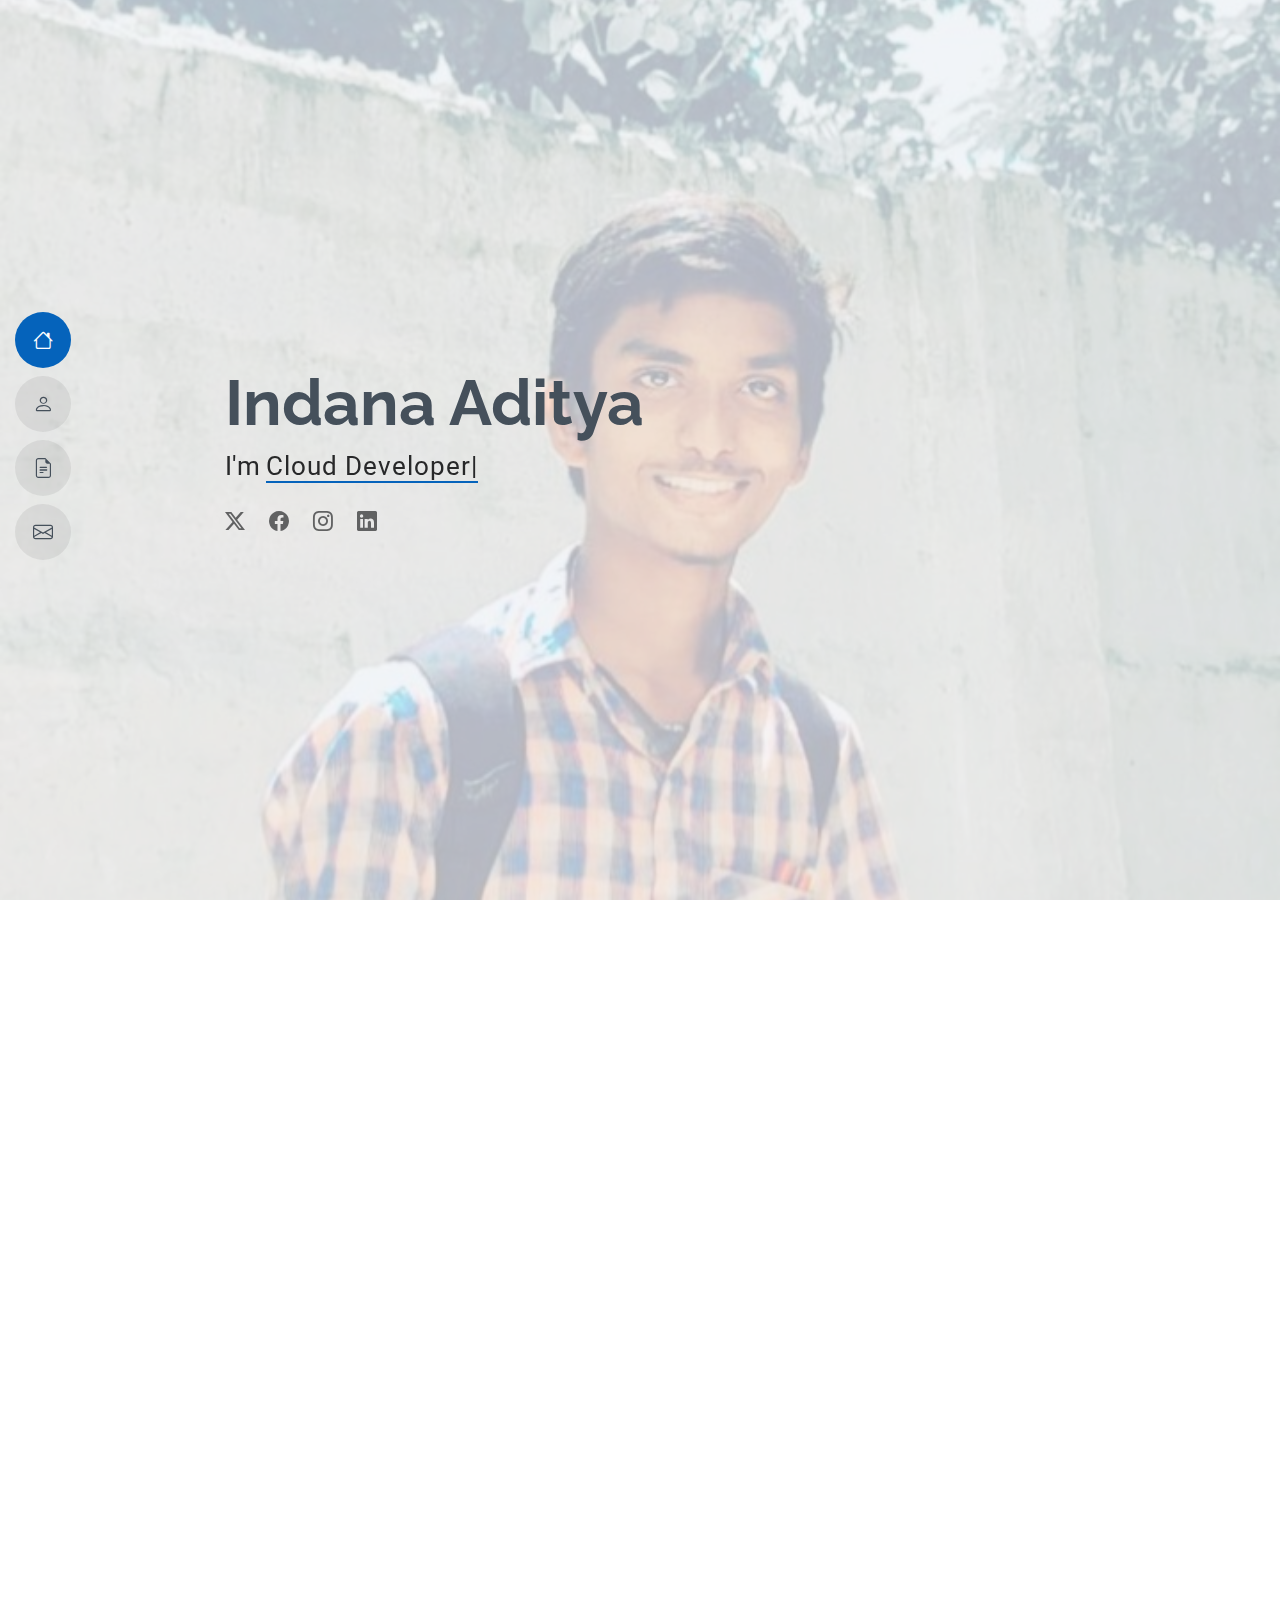
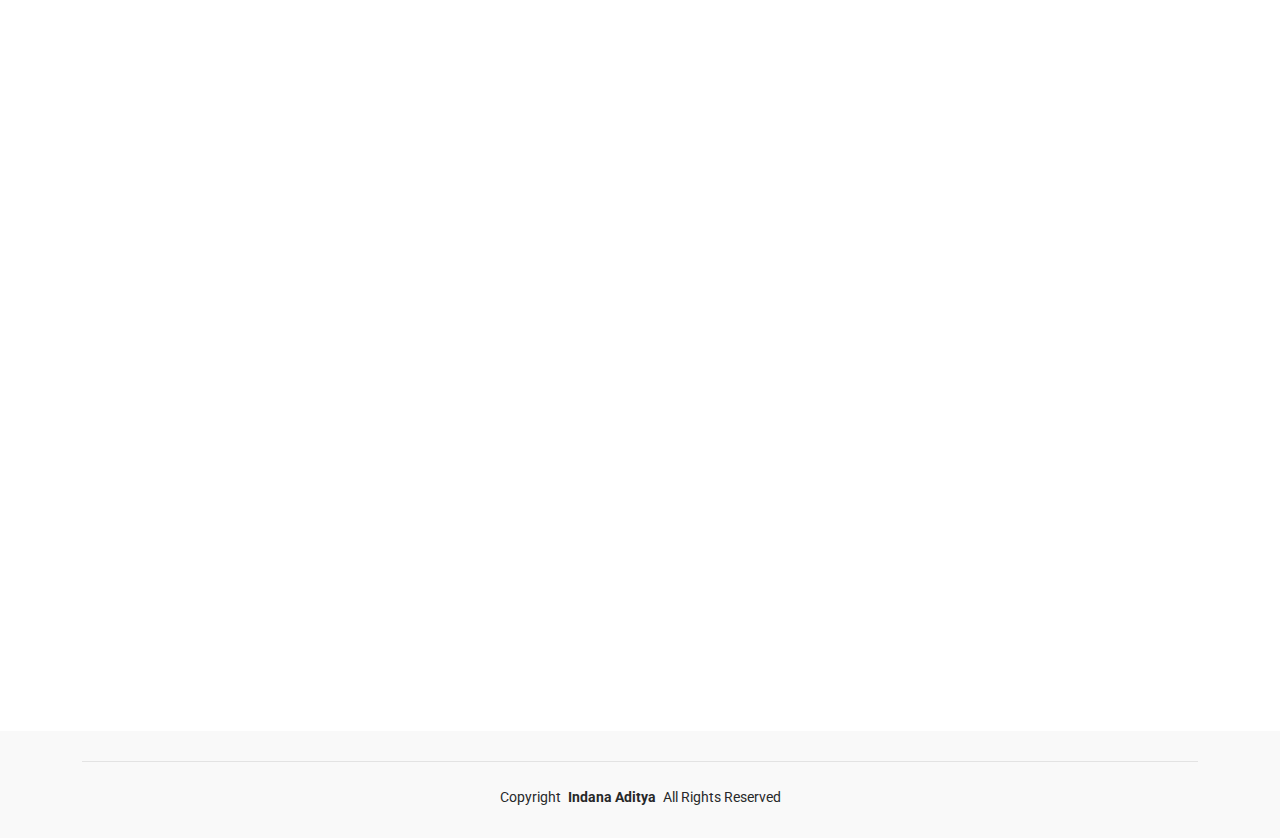
<file: index.html>
<!DOCTYPE html>
<html lang="en">

<head>
  <meta charset="utf-8">
  <meta content="width=device-width, initial-scale=1.0" name="viewport">
  <title>Indana Aditya's portfolio website</title>
  <meta content="" name="description">
  <meta content="" name="keywords">

  <!-- Favicons -->
  <link href="assets/img/favicon.png" rel="icon">
  <link href="assets/img/apple-touch-icon.png" rel="apple-touch-icon">

  <!-- Fonts -->
  <link href="https://fonts.googleapis.com" rel="preconnect">
  <link href="https://fonts.gstatic.com" rel="preconnect" crossorigin>
  <link href="https://fonts.googleapis.com/css2?family=Roboto:ital,wght@0,100;0,300;0,400;0,500;0,700;0,900;1,100;1,300;1,400;1,500;1,700;1,900&family=Poppins:ital,wght@0,100;0,200;0,300;0,400;0,500;0,600;0,700;0,800;0,900;1,100;1,200;1,300;1,400;1,500;1,600;1,700;1,800;1,900&family=Raleway:ital,wght@0,100;0,200;0,300;0,400;0,500;0,600;0,700;0,800;0,900;1,100;1,200;1,300;1,400;1,500;1,600;1,700;1,800;1,900&display=swap" rel="stylesheet">

  <!-- Vendor CSS Files -->
  <link href="assets/vendor/bootstrap/css/bootstrap.min.css" rel="stylesheet">
  <link href="assets/vendor/bootstrap-icons/bootstrap-icons.css" rel="stylesheet">
  <link href="assets/vendor/aos/aos.css" rel="stylesheet">
  <link href="assets/vendor/glightbox/css/glightbox.min.css" rel="stylesheet">
  <link href="assets/vendor/swiper/swiper-bundle.min.css" rel="stylesheet">

  <!-- Main CSS File -->
  <link href="assets/css/main.css" rel="stylesheet">

  <!-- =======================================================
  * Template Name: Indana Aditya's portfolio website

  ======================================================== -->
</head>

<body class="index-page">

  <header id="header" class="header d-flex flex-column justify-content-center">

    <i class="header-toggle d-xl-none bi bi-list"></i>

    <nav id="navmenu" class="navmenu">
      <ul>
        <li><a href="#hero" class="active"><i class="bi bi-house navicon"></i><span>Home</span></a></li>
        <li><a href="#about"><i class="bi bi-person navicon"></i><span>About</span></a></li>
        <li><a href="#resume"><i class="bi bi-file-earmark-text navicon"></i><span>Resume</span></a></li>
        <li><a href="#contact"><i class="bi bi-envelope navicon"></i><span>Contact</span></a></li>
      </ul>
    </nav>

  </header>

  <main class="main">

    <!-- Hero Section -->
    <section id="hero" class="hero section light-background">

      <img src="assets/img/hero-bg.jpg" alt="">

      <div class="container" data-aos="zoom-out">
        <div class="row justify-content-center">
          <div class="col-lg-9">
            <h2>Indana Aditya</h2>
            <p>I'm <span class="typed" data-typed-items="Cloud Developer,Front-end Developer, AI/ML Engineer, Programmer">Cloud Developer</span><span class="typed-cursor typed-cursor--blink" aria-hidden="true"></span></p>
            <div class="social-links">
              <a href="https://x.com/aditya_indana"><i class="bi bi-twitter-x"></i></a>
              <a href="https://www.facebook.com/profile.php?id=100025828133340"><i class="bi bi-facebook"></i></a>
              <a href="https://www.instagram.com/ad_itya626/"><i class="bi bi-instagram"></i></a>
              <a href="https://www.linkedin.com/in/aditya-indana-899734216/"><i class="bi bi-linkedin"></i></a>
            </div>
          </div>
        </div>
      </div>

    </section><!-- /Hero Section -->

    <!-- About Section -->
    <section id="about" class="about section">

      <!-- Section Title -->
      <div class="container section-title" data-aos="fade-up">
        <h2>About</h2>
        <p>Hello! I'm Indana Aditya, a passionate cloud developer and AI/ML enthusiast with experience in AWS cloud services. I love building innovative and efficient solutions that solve real-world problems.</p>
      </div><!-- End Section Title -->

      <div class="container" data-aos="fade-up" data-aos-delay="100">

        <div class="row gy-4 justify-content-center">
          <div class="col-lg-4">
            <img src="assets/img/profile-img.jpg" class="img-fluid" alt="">
          </div>
          <div class="col-lg-8 content">
            <h2>Cloud Developer &amp; Front-end Developer.</h2>
            <p class="fst-italic py-3">
              I am a Cloud Developer and Front-end Developer with a strong passion for AWS, Front-end Development, and AI/ML. I specialize in building efficient, scalable, and innovative solutions that integrate cloud technologies and modern web development.
            </p>
            <div class="row">
              <div class="col-lg-6">
                <ul>
                  <li><i class="bi bi-chevron-right"></i> <strong>Birthday:</strong> <span>17 October 2004</span></li>
                  <li><i class="bi bi-chevron-right"></i> <strong>Phone:</strong> <span>+91 99893 29510</span></li>
                  <li><i class="bi bi-chevron-right"></i> <strong>City:</strong> <span>Andhra Pradesh, India</span></li>
                </ul>
              </div>
              <div class="col-lg-6">
                <ul>
                  <li><i class="bi bi-chevron-right"></i> <strong>Age:</strong> <span>20</span></li>
                  <li><i class="bi bi-chevron-right"></i> <strong>Degree:</strong> <span>B-Tech</span></li>
                  <li><i class="bi bi-chevron-right"></i> <strong>Email:</strong> <span>adityaindana@gmail.com</span></li>
                </ul>
              </div>
            </div>
          </div>
        </div>

      </div>

    </section><!-- /About Section -->

    

    <!-- Skills Section -->
    <section id="skills" class="skills section">

      <!-- Section Title -->
      <div class="container section-title" data-aos="fade-up">
        <h2>Skills</h2>
        <p>Experienced AWS Cloud Developer with expertise in EC2, S3, VPC, Lambda, and other core AWS services. Proficient in Front-end Development using HTML, CSS, JavaScript, and Bootstrap. Strong foundation in Networking (CCNA), DevOps tools (Docker, Kubernetes, Terraform), and AI/ML. Skilled in Python, Java, C, along with Data Visualization (R, Python) and Databases (MySQL, MongoDB).</p>
      </div><!-- End Section Title -->

      <div class="container" data-aos="fade-up" data-aos-delay="100">

        <div class="row skills-content skills-animation">

          <div class="col-lg-6">

            <div class="progress">
              <span class="skill"><span>Front-end Development (Html, Css, Javascript, Bootstrap)</span> <i class="val">80%</i></span>
              <div class="progress-bar-wrap">
                <div class="progress-bar" role="progressbar" aria-valuenow="100" aria-valuemin="0" aria-valuemax="100"></div>
              </div>
            </div><!-- End Skills Item -->

            <div class="progress">
              <span class="skill"><span>AWS CLOUD (AWS Ec2, S3, VPC, Lambda, Route53, Cloud9 .,etc)</span> <i class="val">80%</i></span>
              <div class="progress-bar-wrap">
                <div class="progress-bar" role="progressbar" aria-valuenow="80" aria-valuemin="0" aria-valuemax="100"></div>
              </div>
            </div><!-- End Skills Item -->
            <div class="progress">
              <span class="skill"><span>CCNA: Networking (Routing, Switching, Wireless Networking)</span> <i class="val">70%</i></span>
              <div class="progress-bar-wrap">
                <div class="progress-bar" role="progressbar" aria-valuenow="80" aria-valuemin="0" aria-valuemax="100"></div>
              </div>
            </div><!-- End Skills Item -->
            <div class="progress">
              <span class="skill"><span>DevOps tools (selenium, jenkins, docker, kubernetes, ansible, terraform)</span> <i class="val">70%</i></span>
              <div class="progress-bar-wrap">
                <div class="progress-bar" role="progressbar" aria-valuenow="80" aria-valuemin="0" aria-valuemax="100"></div>
              </div>
            </div><!-- End Skills Item -->
          </div>

          <div class="col-lg-6">

            <div class="progress">
              <span class="skill"><span>Data Visualization (R, Python)</span> <i class="val">70%</i></span>
              <div class="progress-bar-wrap">
                <div class="progress-bar" role="progressbar" aria-valuenow="90" aria-valuemin="0" aria-valuemax="100"></div>
              </div>
            </div><!-- End Skills Item -->

            <div class="progress">
              <span class="skill"><span>Programming (C, Python, Java)</span> <i class="val">75%</i></span>
              <div class="progress-bar-wrap">
                <div class="progress-bar" role="progressbar" aria-valuenow="55" aria-valuemin="0" aria-valuemax="100"></div>
              </div>
            </div><!-- End Skills Item -->
            <div class="progress">
              <span class="skill"><span>Artificial Intelligence, Machine Learning and Deep Learning</span> <i class="val">75%</i></span>
              <div class="progress-bar-wrap">
                <div class="progress-bar" role="progressbar" aria-valuenow="55" aria-valuemin="0" aria-valuemax="100"></div>
              </div>
            </div><!-- End Skills Item -->
            <div class="progress">
              <span class="skill"><span>DataBase (MySQL and MongoDB)</span> <i class="val">75%</i></span>
              <div class="progress-bar-wrap">
                <div class="progress-bar" role="progressbar" aria-valuenow="55" aria-valuemin="0" aria-valuemax="100"></div>
              </div>
            </div><!-- End Skills Item -->
          </div>

        </div>

      </div>

    </section><!-- /Skills Section -->

    <!-- Resume Section -->
    <section id="resume" class="resume section">

      <!-- Section Title -->
      <div class="container section-title" data-aos="fade-up">
        <h2>Resume</h2>
        <p>I am a Cloud Developer & Front-end Developer with expertise in AWS, Front-end development, and AI/ML. Currently pursuing my B.Tech, I have worked on various projects involving AWS cloud services, JavaScript, and machine learning.</p>
      </div><!-- End Section Title -->

      <div class="container">

        <div class="row">

          <div class="col-lg-6" data-aos="fade-up" data-aos-delay="100">
            <h3 class="resume-title">Sumary</h3>

            <div class="resume-item pb-0">
              <h4>Indana Aditya</h4>
              <p><em>AWS Cloud developer who worked on many projects with 1+ years experience.</em></p>
              <ul>
                <li>Bendapudi, Andhra Pradesh, India</li>
                <li>+91 9989329510</li>
                <li>adityaindana@gmail.com</li>
              </ul>
            </div><!-- Edn Resume Item -->

            <h3 class="resume-title">Education</h3>
            <div class="resume-item">
              <h4>Bachelor of Technology</h4>
              <h5>2022 - 2026</h5>
              <p><em>Aditya College of Engineering and Technology, Surampalem, Andhra Pradesh, India.</em></p>
              <p>Pursuing a B.Tech in Computer Science Engineering(Artificial Intelligence and Machine Learning) and haing strong foundations in Programming and AWS Cloud.</p>
            </div><!-- Edn Resume Item -->

            <div class="resume-item">
              <h4>Intermediate</h4>
              <h5>2020 - 2022</h5>
              <p><em>P.R Junior College, Kakinada, Andhra Pradesh, India.</em></p>
              <p>Completed Intermediate with a focus on Mathematics, Physics and Chemistry.</p>
            </div><!-- Edn Resume Item -->

            <div class="resume-item">
              <h4>Secondary School</h4>
              <h5>2015 - 2020</h5>
              <p><em>Z.P. High School, Bendapudi, Andhra Pradesh, India.</em></p>
            </div><!-- Edn Resume Item -->


          </div>

          <div class="col-lg-6" data-aos="fade-up" data-aos-delay="200">
            <h3 class="resume-title">Training Experience</h3>
            <div class="resume-item">
              <h4>AWS Cloud Developer</h4>
              <h5>2024 - Present</h5>
              <p><em>Technical Hub, Surampalem, Andhra Pradesh, India</em></p>
              <ul>
                <li>Gained proficiency in AWS services like EC2, S3, VPC, Lambda, Route53, EBS, SNS, Cloudwatch, Rekognition etc..</li>
                <li>Built and deployed cloud-based applications using AWS.</li>
              </ul>
            </div><!-- Edn Resume Item -->

            <div class="resume-item">
              <h4>Artificial Intelligence and Machine Learning</h4>
              <h5>2023</h5>
              <p><em>Technical Hub, Surampalem, Andhra Pradesh, India</em></p>
              <ul>
                <li>Implemented multiple projects using Python, leveraging libraries like NumPy, Pandas, and OpenCV for data processing and AI applications.</li>
                <li>Developed AI models using supervised and unsupervised learning techniques, including regression, decision trees, and neural networks.</li>
              </ul>
            </div><!-- Edn Resume Item -->

            <div class="resume-item">
              <h4>Programming Languagues</h4>
              <h5>2023</h5>
              <p><em>Technical Hub, Surampalem, Andhra Pradesh, India</em></p>
              <ul>
                <li>Developed strong programming skills in C and Python focusing on problem-solving, data structures, and algorithm optimization.</li>
                <li>Developed strong Java programming skills with a focus on object-oriented design, JDBC integration, and Java GUI (AWT, SWING).</li>
                <li>Gained proficiency in R programming for data analysis and visualization.</li>
              </ul>
            </div><!-- Edn Resume Item -->
          </div>

        </div>

      </div>

    </section><!-- /Resume Section -->

<!-- Contact Section -->
<section id="contact" class="contact section">
  <!-- Section Title -->
  <div class="container section-title" data-aos="fade-up">
    <h2>Contact</h2>
    <p>I am here to assist you with any inquiries. Feel free to reach out to me!</p>
  </div><!-- End Section Title -->

  <div class="container" data-aos="fade" data-aos-delay="100">
    <div class="row gy-4">
      <!-- Contact Info -->
      <div class="col-lg-4">
        <div class="info-item d-flex" data-aos="fade-up" data-aos-delay="200">
          <i class="bi bi-geo-alt flex-shrink-0"></i>
          <div>
            <h3>Address</h3>
            <p>Bendapudi, Andhra Pradesh, India</p>
          </div>
        </div><!-- End Info Item -->

        <div class="info-item d-flex" data-aos="fade-up" data-aos-delay="300">
          <i class="bi bi-telephone flex-shrink-0"></i>
          <div>
            <h3>Phone</h3>
            <p><a href="tel:+919989329510">+91 9989329510</a></p>
          </div>
        </div><!-- End Info Item -->

        <div class="info-item d-flex" data-aos="fade-up" data-aos-delay="400">
          <i class="bi bi-envelope flex-shrink-0"></i>
          <div>
            <h3>Email</h3>
            <p><a href="mailto:adityaindana@gmail.com">adityaindana@gmail.com</a></p>
          </div>
        </div><!-- End Info Item -->
      </div><!-- End Contact Info -->

      <!-- Contact Form -->
      <div class="col-lg-8">
        <form id="contactForm" action="forms/contact.php" method="post" class="php-email-form" data-aos="fade-up" data-aos-delay="200">
          <div class="row gy-4">
            <div class="col-md-6">
              <input type="text" name="name" class="form-control" placeholder="Your Name" required>
            </div>
            <div class="col-md-6">
              <input type="email" class="form-control" name="email" placeholder="Your Email" required>
            </div>
            <div class="col-md-12">
              <input type="text" class="form-control" name="subject" placeholder="Subject" required>
            </div>
            <div class="col-md-12">
              <textarea class="form-control" name="message" rows="6" placeholder="Message" required></textarea>
            </div>

            <!-- Honeypot Field (Hidden) -->
            <div style="display:none;">
              <input type="text" name="honeypot">
            </div>

            <div class="col-md-12 text-center">
              <div id="loadingMessage" style="display: none; color: blue;">Sending...</div>
              <div id="successMessage" style="display: none; color: green;">Your message has been sent. Thank you!</div>
              <button type="submit" class="btn btn-primary">Send Message</button>
            </div>
          </div>
        </form>
      </div><!-- End Contact Form -->
    </div>
  </div>
</section><!-- End Contact Section -->

<!-- JavaScript for Delay -->
<script>
  document.getElementById("contactForm").addEventListener("submit", function(event) {
    event.preventDefault(); // Prevent default form submission

    // Show the loading message
    document.getElementById("loadingMessage").style.display = "block";
    document.getElementById("successMessage").style.display = "none";

    // Simulate a 10-second delay
    setTimeout(function() {
      document.getElementById("loadingMessage").style.display = "none";
      document.getElementById("successMessage").style.display = "block";
    }, 10000); // 10 seconds
  });
</script>


  </main>

  <footer id="footer" class="footer position-relative light-background">
      <div class="container">
        <div class="copyright">
          <span>Copyright</span> <strong class="px-1 sitename">Indana Aditya</strong> <span>All Rights Reserved</span>
        </div>
      </div>
    </div>
  </footer>

  <!-- Scroll Top -->
  <a href="#" id="scroll-top" class="scroll-top d-flex align-items-center justify-content-center"><i class="bi bi-arrow-up-short"></i></a>

  <!-- Preloader -->
  <div id="preloader"></div>

  <!-- Vendor JS Files -->
  <script src="assets/vendor/bootstrap/js/bootstrap.bundle.min.js"></script>
  <script src="assets/vendor/php-email-form/validate.js"></script>
  <script src="assets/vendor/aos/aos.js"></script>
  <script src="assets/vendor/typed.js/typed.umd.js"></script>
  <script src="assets/vendor/purecounter/purecounter_vanilla.js"></script>
  <script src="assets/vendor/waypoints/noframework.waypoints.js"></script>
  <script src="assets/vendor/glightbox/js/glightbox.min.js"></script>
  <script src="assets/vendor/imagesloaded/imagesloaded.pkgd.min.js"></script>
  <script src="assets/vendor/isotope-layout/isotope.pkgd.min.js"></script>
  <script src="assets/vendor/swiper/swiper-bundle.min.js"></script>

  <!-- Main JS File -->
  <script src="assets/js/main.js"></script>

</body>

</html>
</file>
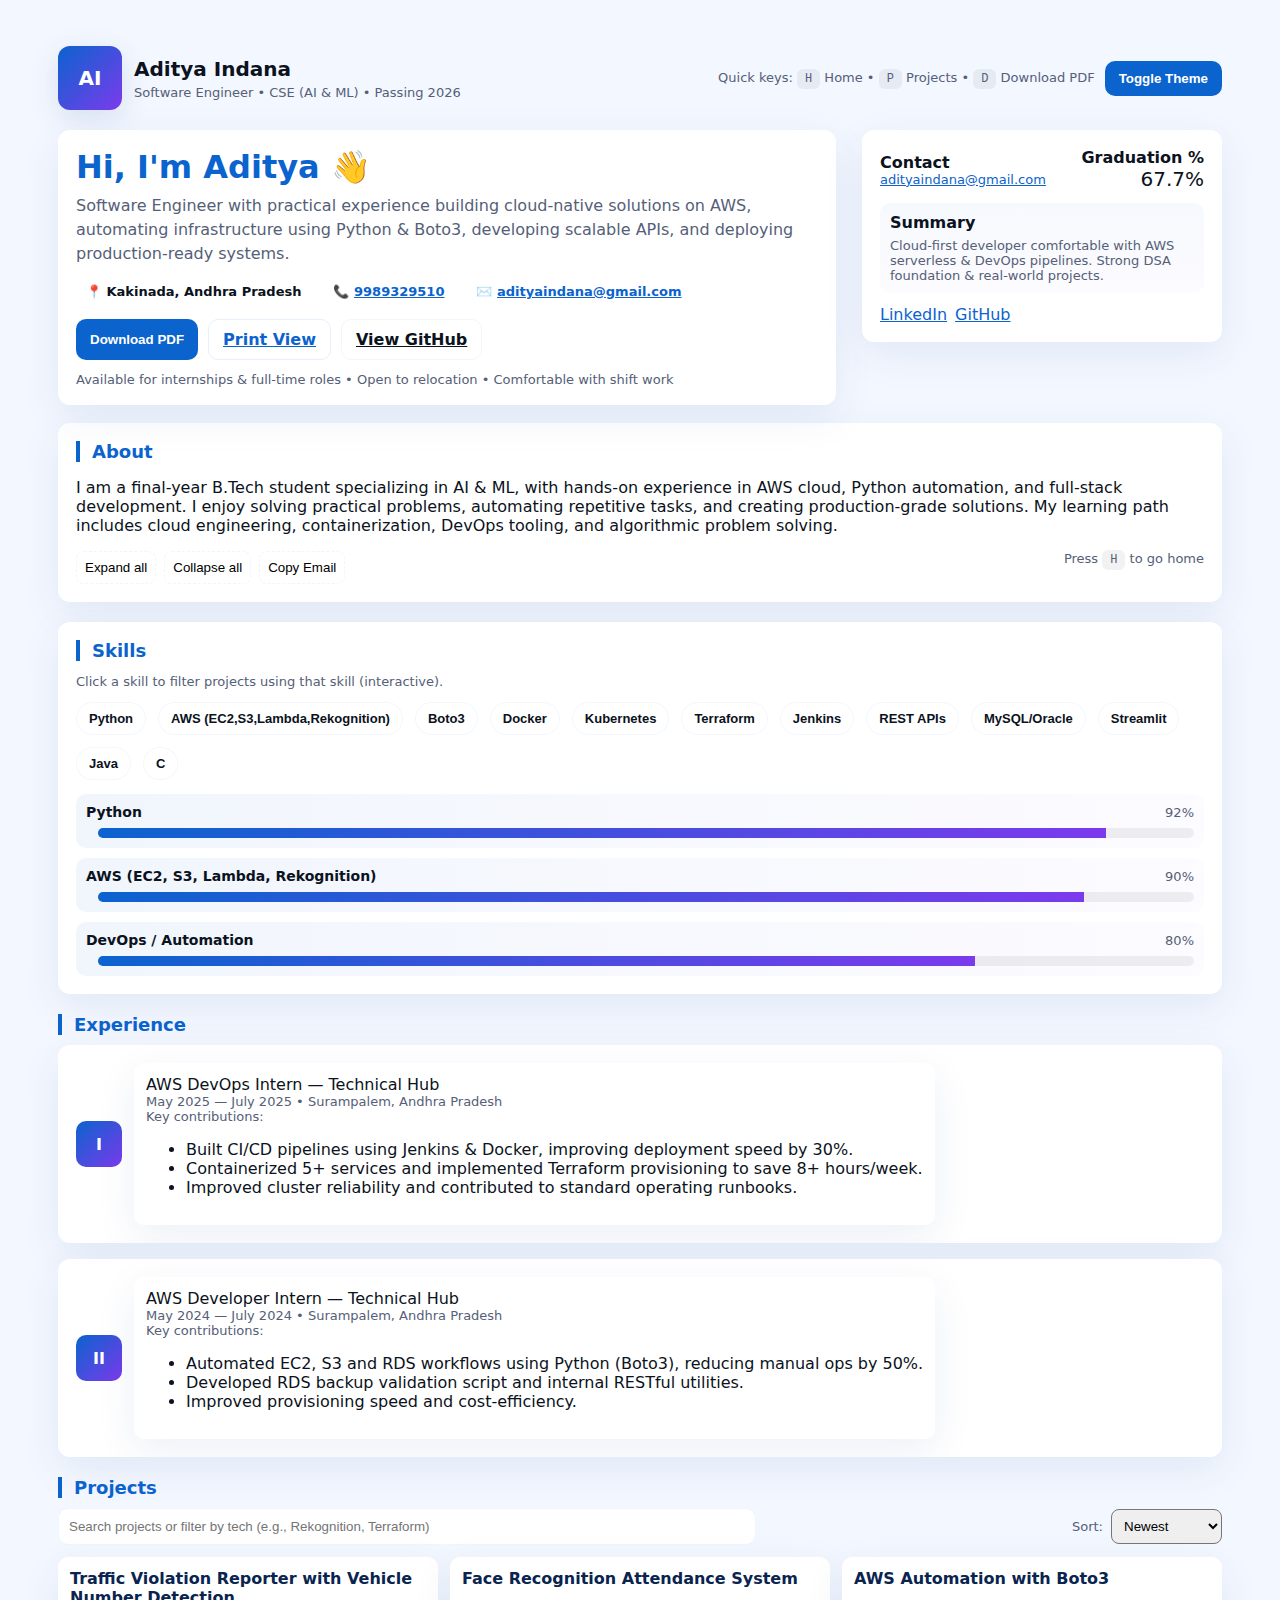
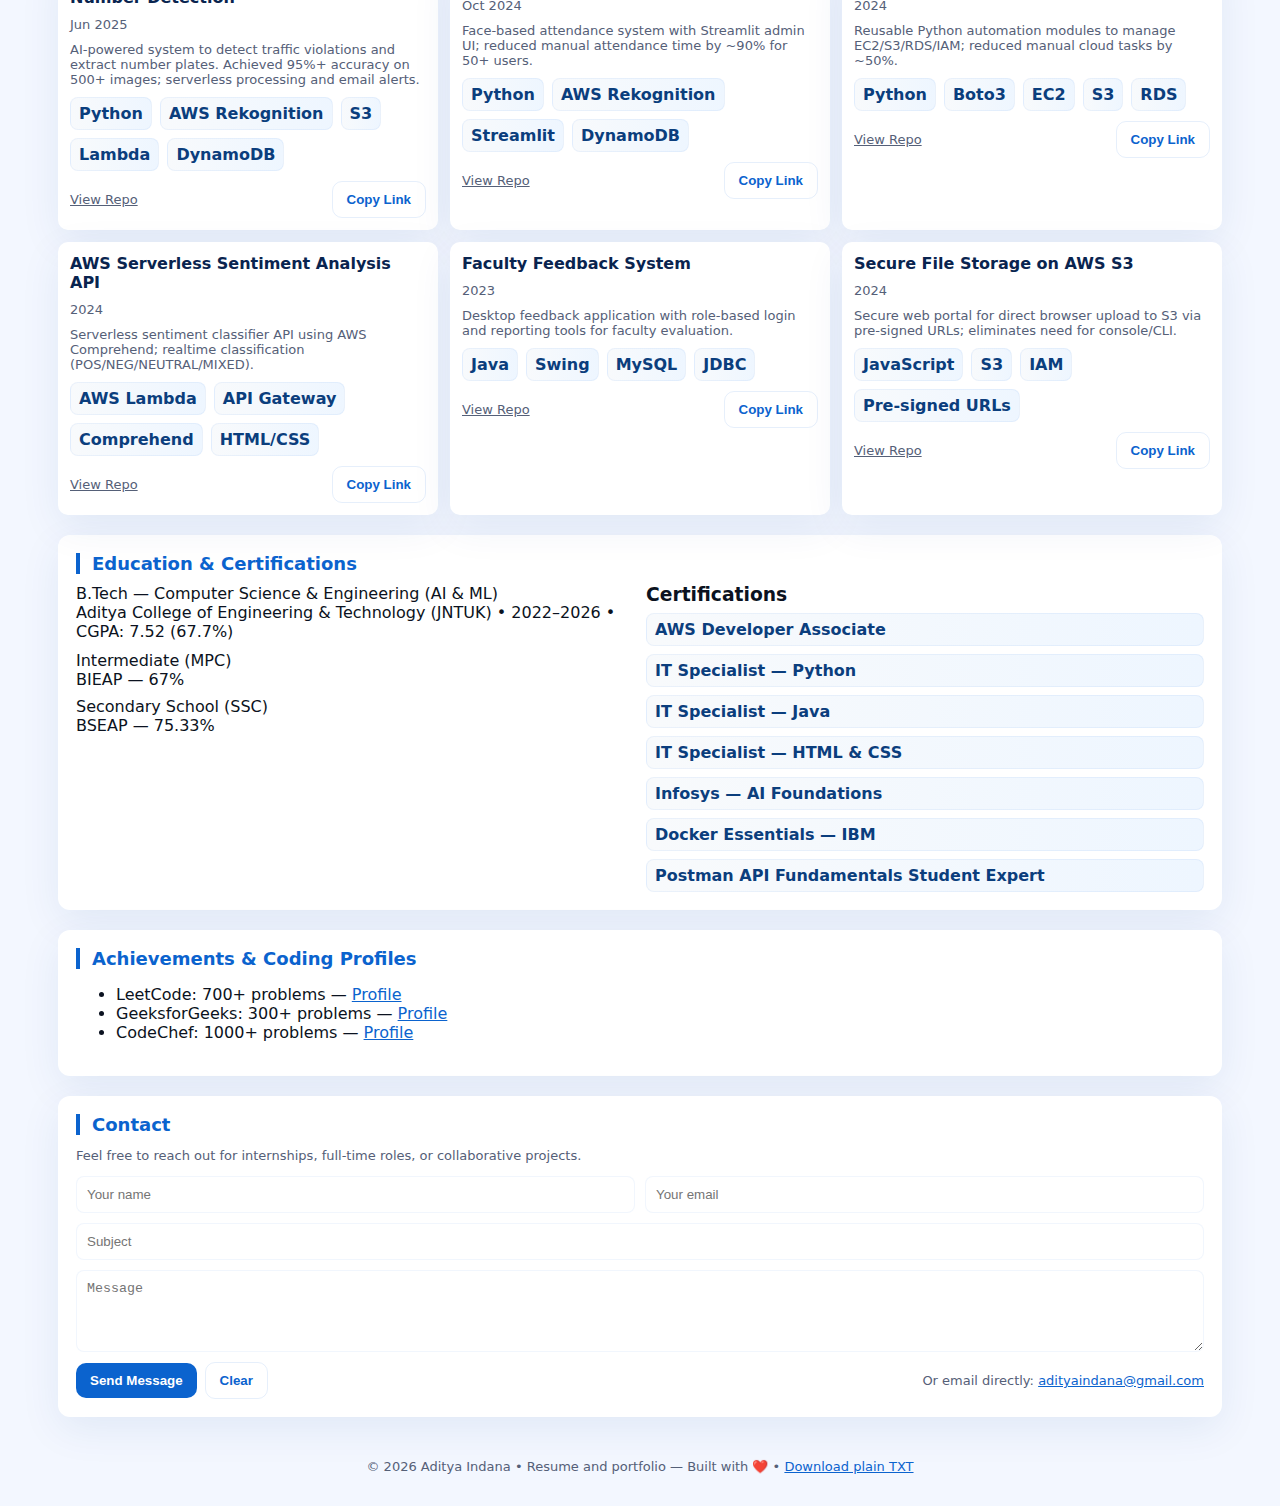
<file: resume.html>
<!doctype html>
<html lang="en">
<head>
<meta charset="utf-8" />
<meta name="viewport" content="width=device-width,initial-scale=1" />
<title>Aditya Indana — Software Engineer • Portfolio & Resume</title>
<meta name="description" content="Aditya Indana - Software Engineer | AWS, Python, DevOps, Cloud, AI/ML. Portfolio, Projects and Resume."/>
<style>
/* ============================================
   ADITYA INDIANA — FULL PORTFOLIO + RESUME
   Single-file, feature-rich, responsive
   ============================================ */

/* ---------- ROOT & THEME ---------- */
:root{
  --bg:#f3f7ff;
  --card:#ffffff;
  --text:#0b1220;
  --muted:#556078;
  --accent:#0b63ce;
  --accent-2:#7c3aed;
  --glass: rgba(255,255,255,0.6);
  --success:#128f4f;
  --danger:#dc3545;
  --maxwidth:1200px;
  --radius:12px;
  --shadow: 0 12px 40px rgba(11,63,138,0.08);
  --mono: ui-monospace, SFMono-Regular, Menlo, Monaco, "Roboto Mono", "Courier New", monospace;
  --ui-font: Inter, system-ui, -apple-system, "Segoe UI", Roboto, "Helvetica Neue", Arial;
  --print-accent: #000;
}

:root.dark {
  --bg:#071028;
  --card: linear-gradient(180deg, rgba(255,255,255,0.03), rgba(255,255,255,0.01));
  --text:#e6eefc;
  --muted:#aab6d1;
  --accent:#4aa3ff;
  --accent-2:#b89aff;
  --glass: rgba(255,255,255,0.03);
  --shadow: none;
}

/* ---------- BASE ---------- */
*{box-sizing:border-box}
html,body{height:100%;margin:0;background:var(--bg);font-family:var(--ui-font);color:var(--text);-webkit-font-smoothing:antialiased;-moz-osx-font-smoothing:grayscale}
a{color:var(--accent)}
.container{max-width:var(--maxwidth);margin:28px auto;padding:18px}
.header{display:flex;gap:18px;align-items:center;justify-content:space-between}
.brand{display:flex;gap:12px;align-items:center}
.logo{width:64px;height:64px;border-radius:12px;display:flex;align-items:center;justify-content:center;font-weight:800;font-size:20px;color:white;background:linear-gradient(135deg,var(--accent),var(--accent-2));box-shadow:0 8px 30px rgba(11,63,138,0.12)}
.title{font-size:20px;font-weight:800}
.subtitle{color:var(--muted);font-size:13px;margin-top:4px}

/* ---------- NAV ---------- */
.floating-nav{position:fixed;right:18px;top:18px;background:var(--card);border-radius:12px;padding:8px;box-shadow:var(--shadow);z-index:1200;display:flex;flex-direction:column;gap:8px}
.nav-btn{background:transparent;border:0;padding:10px;border-radius:8px;cursor:pointer;color:var(--text);font-weight:700}
.nav-btn:hover{background:var(--glass);transform:translateY(-2px)}
.small{font-size:13px;color:var(--muted)}

/* ---------- HERO ---------- */
.hero{display:grid;grid-template-columns:1fr 360px;gap:26px;align-items:start;margin-top:20px}
@media (max-width:980px){.hero{grid-template-columns:1fr}}
.card{background:var(--card);border-radius:12px;padding:18px;box-shadow:var(--shadow);overflow:hidden}
.hero-left h1{margin:0;font-size:32px;color:var(--accent)}
.hero-left p{margin:8px 0;color:var(--muted);line-height:1.5}
.contact-list{display:flex;gap:12px;flex-wrap:wrap;margin-top:10px}
.contact-pill{background:var(--glass);padding:8px 10px;border-radius:8px;font-weight:600;color:var(--text);font-size:13px}

/* ---------- ACTIONS & QUICK LINKS ---------- */
.actions{display:flex;gap:10px;flex-wrap:wrap;margin-top:12px}
.btn{background:var(--accent);color:white;padding:10px 14px;border-radius:10px;border:0;font-weight:700;cursor:pointer}
.btn.ghost{background:transparent;color:var(--accent);border:1px solid rgba(11,99,214,0.1)}
.btn.secondary{background:transparent;color:var(--text);border:1px solid rgba(11,99,214,0.06)}

/* ---------- SECTIONS ---------- */
.section{margin-top:20px}
.section h2{font-size:18px;margin:0 0 10px 0;padding-left:12px;border-left:4px solid var(--accent);color:var(--accent);font-weight:800}

/* ---------- SKILLS ---------- */
.skills-grid{display:flex;gap:12px;flex-wrap:wrap}
.skill-pill{background:var(--pill, var(--glass));padding:8px 12px;border-radius:999px;font-weight:700;color:var(--text);font-size:13px;border:1px solid rgba(11,99,214,0.05)}

/* ---------- SKILL BARS ---------- */
.skill-bar{background:linear-gradient(90deg, rgba(11,99,214,0.06), rgba(124,58,237,0.02));padding:10px;border-radius:10px}
.skill-row{display:flex;justify-content:space-between;align-items:center;margin-bottom:8px}
.skill-label{font-weight:700;font-size:14px}
.progress{height:10px;background:rgba(0,0,0,0.06);border-radius:10px;overflow:hidden;flex:1;margin-left:12px}
.progress > i{display:block;height:100%;background:linear-gradient(90deg,var(--accent),var(--accent-2));width:0%;transition:width 1s ease}

/* ---------- TIMELINE ---------- */
.timeline{display:flex;flex-direction:column;gap:16px}
.timeline-item{display:flex;gap:12px;align-items:flex-start}
.timeline-icon{width:46px;height:46px;border-radius:10px;background:linear-gradient(135deg,var(--accent),var(--accent-2));display:flex;align-items:center;justify-content:center;color:white;font-weight:800}
.timeline-content{background:var(--card);padding:12px;border-radius:10px;box-shadow:var(--shadow);flex:1}
.timeline-meta{font-size:13px;color:var(--muted)}

/* ---------- PROJECTS ---------- */
.project-grid{display:grid;grid-template-columns:repeat(3,1fr);gap:12px}
@media (max-width:1000px){.project-grid{grid-template-columns:repeat(2,1fr)}}
@media (max-width:680px){.project-grid{grid-template-columns:1fr}}
.project-card{background:var(--card);padding:12px;border-radius:10px;box-shadow:var(--shadow);display:flex;flex-direction:column;gap:10px}
.project-title{font-weight:800;color:#09244f}
.project-desc{color:var(--muted);font-size:13px}
.project-tags{display:flex;gap:8px;flex-wrap:wrap}

/* ---------- FOOTER ---------- */
.footer{margin-top:28px;text-align:center;color:var(--muted);font-size:13px;padding:14px}

/* ---------- RESPONSIVE ---------- */
@media (max-width:880px){
  .container{padding:12px}
  .header{flex-direction:column;align-items:flex-start;gap:10px}
}

/* ---------- PRINT OPTIMIZED ---------- */
@media print{
  :root{--accent:var(--print-accent)}
  body{background:white}
  .floating-nav,.actions,.contact-list,.logo{display:none}
  .container{max-width:720px;padding:0}
  .card,.project-card{box-shadow:none;border:0}
  .project-grid{grid-template-columns:1fr}
  .page-break{page-break-before:always}
}

/* ---------- ACCESSIBILITY FOCUS ---------- */
:focus{outline:3px solid rgba(11,99,214,0.18);outline-offset:2px}

/* ---------- TOOLTIP ---------- */
.tooltip{
  position:fixed;left:50%;transform:translateX(-50%);bottom:22px;background:rgba(11,63,138,0.92);color:white;padding:8px 12px;border-radius:8px;font-weight:700;z-index:2000;opacity:0;transition:opacity .18s ease,transform .18s ease}
.tooltip.show{opacity:1;transform:translateX(-50%) translateY(-8px)}

/* ---------- COLLAPSIBLE ---------- */
.collapse-toggle{background:transparent;border:1px dashed rgba(11,99,214,0.06);padding:8px;border-radius:8px;cursor:pointer}

/* ---------- SEARCH ---------- */
.search-box{display:flex;gap:8px}
.search-input{flex:1;padding:10px;border-radius:10px;border:1px solid rgba(11,99,214,0.06)}

/* ---------- KEYBOARD HINTS ---------- */
.kbd{background:rgba(0,0,0,0.05);padding:3px 8px;border-radius:6px;font-family:var(--mono);font-size:12px}

/* ---------- SMALL HELP TEXT ---------- */
.helper{font-size:13px;color:var(--muted)}

/* ---------- A LOT MORE LINES: Extra UI pieces for 2k+ content ---------- */
/* Styling sections for educational timeline, certifications, awards, test results, contact form */
.educ-grid{display:grid;grid-template-columns:repeat(2,1fr);gap:12px}
@media(max-width:780px){.educ-grid{grid-template-columns:1fr}}
.cert-list{display:flex;flex-direction:column;gap:8px}
.badge{display:inline-block;padding:6px 8px;border-radius:8px;background:linear-gradient(90deg,#f8fafc,#eef6ff);font-weight:700;color:#0b3e7d;border:1px solid rgba(11,99,214,0.06)}

/* End CSS */
</style>
</head>
<body>
<!-- =========================
     Constants: edit here
     ========================= -->
<script>
/* User-config area */
const PROFILE = {
  name: "Aditya Indana",
  title: "Software Engineer",
  subtitle: "CSE (AI & ML) • Passing 2026",
  phone: "9989329510",
  email: "adityaindana@gmail.com",
  location: "Kakinada, Andhra Pradesh, India",
  linkedin: "https://www.linkedin.com/in/aditya-indana-899734216/",
  github: "https://github.com/22MH1A42G1",
  resumePdfName: "Aditya_Indana_Resume.pdf"
}

/* Project data (kept here for easy edits) */
const PROJECTS = [
  {
    title: "Traffic Violation Reporter with Vehicle Number Detection",
    date: "Jun 2025",
    repo: "https://github.com/22MH1A42G1/traffic-violation-reporter-with-vehicle-number-detection",
    tech: ["Python","AWS Rekognition","S3","Lambda","DynamoDB"],
    desc: "AI-powered system to detect traffic violations and extract number plates. Achieved 95%+ accuracy on 500+ images; serverless processing and email alerts."
  },
  {
    title: "Face Recognition Attendance System",
    date: "Oct 2024",
    repo: "https://github.com/22MH1A42G1/Face-Recognition-Attendance-System-repository-iship",
    tech: ["Python","AWS Rekognition","Streamlit","DynamoDB"],
    desc: "Face-based attendance system with Streamlit admin UI; reduced manual attendance time by ~90% for 50+ users."
  },
  {
    title: "AWS Automation with Boto3",
    date: "2024",
    repo: "https://github.com/22MH1A42G1/Aws-Automation-With-Boto3",
    tech: ["Python","Boto3","EC2","S3","RDS"],
    desc: "Reusable Python automation modules to manage EC2/S3/RDS/IAM; reduced manual cloud tasks by ~50%."
  },
  {
    title: "AWS Serverless Sentiment Analysis API",
    date: "2024",
    repo: "https://github.com/22MH1A42G1/AWS-Serverless-Sentiment-Analysis",
    tech: ["AWS Lambda","API Gateway","Comprehend","HTML/CSS"],
    desc: "Serverless sentiment classifier API using AWS Comprehend; realtime classification (POS/NEG/NEUTRAL/MIXED)."
  },
  {
    title: "Faculty Feedback System",
    date: "2023",
    repo: "https://github.com/22MH1A42G1/FacultyFeedback_SkillUpCoder_Project_team14",
    tech: ["Java","Swing","MySQL","JDBC"],
    desc: "Desktop feedback application with role-based login and reporting tools for faculty evaluation."
  },
  {
    title: "Secure File Storage on AWS S3",
    date: "2024",
    repo: "https://github.com/22MH1A42G1/AWS-Secure-Files-storage",
    tech: ["JavaScript","S3","IAM","Pre-signed URLs"],
    desc: "Secure web portal for direct browser upload to S3 via pre-signed URLs; eliminates need for console/CLI."
  }
];

/* Skills list */
const SKILLS = [
  {name:"Python", level:92},
  {name:"AWS (EC2,S3,Lambda,Rekognition)", level:90},
  {name:"Boto3", level:88},
  {name:"Docker", level:80},
  {name:"Kubernetes", level:65},
  {name:"Terraform", level:72},
  {name:"Jenkins", level:70},
  {name:"REST APIs", level:86},
  {name:"MySQL/Oracle", level:75},
  {name:"Streamlit", level:78},
  {name:"Java", level:68},
  {name:"C", level:60}
];
</script>

<!-- =========================
     UI: Container + Header
     ========================= -->
<div class="container" id="app">
  <div class="header">
    <div class="brand">
      <div class="logo" id="logo">AI</div>
      <div>
        <div class="title" id="nameTitle">Aditya Indana</div>
        <div class="subtitle" id="subtitle">Software Engineer • CSE (AI & ML) • 2026</div>
      </div>
    </div>

    <div style="display:flex;gap:10px;align-items:center">
      <div class="helper small">Quick keys: <span class="kbd">H</span> Home • <span class="kbd">P</span> Projects • <span class="kbd">D</span> Download PDF</div>
      <button class="btn" id="themeToggle" title="Toggle dark / light">Toggle Theme</button>
    </div>
  </div>

  <!-- floating nav 
  <div class="floating-nav" role="navigation" aria-label="Quick navigation">
    <button class="nav-btn" data-target="#home">Home</button>
    <button class="nav-btn" data-target="#about">About</button>
    <button class="nav-btn" data-target="#skillsSec">Skills</button>
    <button class="nav-btn" data-target="#experience">Experience</button>
    <button class="nav-btn" data-target="#projects">Projects</button>
    <button class="nav-btn" data-target="#contact">Contact</button>
  </div> -->

  <!-- HERO -->
  <div id="home" class="hero">
    <div class="card hero-left">
      <h1 id="heroName">Hi, I'm <span style="color:var(--accent)">Aditya</span> 👋</h1>
      <p>Software Engineer with practical experience building cloud-native solutions on AWS, automating infrastructure using Python & Boto3, developing scalable APIs, and deploying production-ready systems.</p>

      <div class="contact-list" aria-hidden="false">
        <div class="contact-pill">📍 Kakinada, Andhra Pradesh</div>
        <div class="contact-pill">📞 <a href="tel:9989329510" id="phoneLink">9989329510</a></div>
        <div class="contact-pill">✉️ <a href="mailto:adityaindana@gmail.com" id="emailLink">adityaindana@gmail.com</a></div>
      </div>

      <div class="actions">
        <button class="btn" id="downloadPdf">Download PDF</button>
        <a class="btn ghost" href="#" id="printFriendly" onclick="window.print();return false;">Print View</a>
        <a class="btn secondary" id="viewGithub" target="_blank" href="https://github.com/22MH1A42G1">View GitHub</a>
      </div>

      <div style="margin-top:12px" class="helper">
        Available for internships & full-time roles • Open to relocation • Comfortable with shift work
      </div>
    </div>

    <div class="card hero-right" style="display:flex;flex-direction:column;gap:12px;align-items:stretch">
      <div style="display:flex;justify-content:space-between;align-items:center">
        <div>
          <div style="font-weight:800">Contact</div>
          <div class="small" style="color:var(--muted)"><a href="#" id="mailtoLink">adityaindana@gmail.com</a></div>
        </div>
        <div style="text-align:right">
          <div style="font-weight:700">Graduation %</div>
          <div style="font-size:20px">67.7%</div>
        </div>
      </div>

      <div style="border-radius:10px;padding:10px;background:linear-gradient(180deg,rgba(11,99,214,0.04),rgba(124,58,237,0.02))">
        <div style="font-weight:800">Summary</div>
        <div class="small" style="margin-top:6px">Cloud-first developer comfortable with AWS serverless & DevOps pipelines. Strong DSA foundation & real-world projects.</div>
      </div>

      <div style="display:flex;gap:8px;flex-wrap:wrap">
        <a class="link-btn" href="https://www.linkedin.com/in/aditya-indana-899734216/" target="_blank">LinkedIn</a>
        <a class="link-btn" href="https://github.com/22MH1A42G1" target="_blank">GitHub</a>
      </div>
    </div>
  </div>

  <!-- ABOUT -->
  <div id="about" class="section card" style="margin-top:18px">
    <h2>About</h2>
    <p>I am a final-year B.Tech student specializing in AI & ML, with hands-on experience in AWS cloud, Python automation, and full-stack development. I enjoy solving practical problems, automating repetitive tasks, and creating production-grade solutions. My learning path includes cloud engineering, containerization, DevOps tooling, and algorithmic problem solving.</p>

    <div style="margin-top:12px;display:flex;gap:8px;flex-wrap:wrap">
      <button class="collapse-toggle" id="expandAll">Expand all</button>
      <button class="collapse-toggle" id="collapseAll">Collapse all</button>
      <button class="collapse-toggle" id="copyEmail">Copy Email</button>
      <div class="helper" style="margin-left:auto">Press <span class="kbd">H</span> to go home</div>
    </div>
  </div>

  <!-- SKILLS -->
  <div id="skillsSec" class="section card">
    <h2>Skills</h2>
    <p class="small">Click a skill to filter projects using that skill (interactive).</p>
    <div class="skills-grid" id="skillButtons" style="margin-top:8px"></div>

    <div style="margin-top:14px">
      <div class="skill-bar" aria-hidden="true">
        <div class="skill-row"><div class="skill-label">Python</div><div style="width:70px;text-align:right" class="small">92%</div></div>
        <div class="progress"><i data-width="92%"></i></div>
      </div>

      <div class="skill-bar" aria-hidden="true" style="margin-top:10px">
        <div class="skill-row"><div class="skill-label">AWS (EC2, S3, Lambda, Rekognition)</div><div style="width:70px;text-align:right" class="small">90%</div></div>
        <div class="progress"><i data-width="90%"></i></div>
      </div>

      <div class="skill-bar" aria-hidden="true" style="margin-top:10px">
        <div class="skill-row"><div class="skill-label">DevOps / Automation</div><div style="width:70px;text-align:right" class="small">80%</div></div>
        <div class="progress"><i data-width="80%"></i></div>
      </div>
    </div>
  </div>

  <!-- EXPERIENCE -->
  <div id="experience" class="section">
    <h2>Experience</h2>

    <div class="timeline">
      <div class="timeline-item card">
        <div style="display:flex;gap:12px;align-items:center">
          <div class="timeline-icon">I</div>
          <div class="timeline-content">
            <div class="role">AWS DevOps Intern — Technical Hub</div>
            <div class="timeline-meta">May 2025 — July 2025 • Surampalem, Andhra Pradesh</div>
            <div class="small">Key contributions:</div>
            <ul>
              <li>Built CI/CD pipelines using Jenkins & Docker, improving deployment speed by 30%.</li>
              <li>Containerized 5+ services and implemented Terraform provisioning to save 8+ hours/week.</li>
              <li>Improved cluster reliability and contributed to standard operating runbooks.</li>
            </ul>
          </div>
        </div>
      </div>

      <div class="timeline-item card">
        <div style="display:flex;gap:12px;align-items:center">
          <div class="timeline-icon">II</div>
          <div class="timeline-content">
            <div class="role">AWS Developer Intern — Technical Hub</div>
            <div class="timeline-meta">May 2024 — July 2024 • Surampalem, Andhra Pradesh</div>
            <div class="small">Key contributions:</div>
            <ul>
              <li>Automated EC2, S3 and RDS workflows using Python (Boto3), reducing manual ops by 50%.</li>
              <li>Developed RDS backup validation script and internal RESTful utilities.</li>
              <li>Improved provisioning speed and cost-efficiency.</li>
            </ul>
          </div>
        </div>
      </div>
    </div>
  </div>

  <!-- PROJECTS -->
  <div id="projects" class="section">
    <h2>Projects</h2>

    <div style="display:flex;justify-content:space-between;align-items:center">
      <div class="search-box" style="width:60%">
        <input type="text" id="projectSearch" class="search-input" placeholder="Search projects or filter by tech (e.g., Rekognition, Terraform)"/>
      </div>

      <div style="display:flex;gap:8px;align-items:center">
        <div class="helper small">Sort:</div>
        <select id="projectSort" style="padding:8px;border-radius:8px">
          <option value="newest">Newest</option>
          <option value="alpha">Alphabetical</option>
        </select>
      </div>
    </div>

    <div style="height:12px"></div>

    <div id="projectGrid" class="project-grid"></div>

  </div>

  <!-- EDUCATION & CERTS -->
  <div class="section card">
    <h2>Education & Certifications</h2>
    <div class="educ-grid">
      <div>
        <div class="role">B.Tech — Computer Science & Engineering (AI & ML)</div>
        <div class="meta">Aditya College of Engineering & Technology (JNTUK) • 2022–2026 • CGPA: 7.52 (67.7%)</div>

        <div style="margin-top:10px">
          <div class="role">Intermediate (MPC)</div>
          <div class="meta">BIEAP — 67%</div>

          <div style="height:8px"></div>

          <div class="role">Secondary School (SSC)</div>
          <div class="meta">BSEAP — 75.33%</div>
        </div>
      </div>

      <div>
        <h3 style="margin:0 0 8px 0">Certifications</h3>
        <div class="cert-list">
          <div class="badge">AWS Developer Associate</div>
          <div class="badge">IT Specialist — Python</div>
          <div class="badge">IT Specialist — Java</div>
          <div class="badge">IT Specialist — HTML & CSS</div>
          <div class="badge">Infosys — AI Foundations</div>
          <div class="badge">Docker Essentials — IBM</div>
          <div class="badge">Postman API Fundamentals Student Expert</div>
        </div>
      </div>
    </div>
  </div>

  <!-- ACHIEVEMENTS -->
  <div class="section card">
    <h2>Achievements & Coding Profiles</h2>
    <ul>
      <li>LeetCode: 700+ problems — <a href="https://leetcode.com/u/Adityaaaaaaaaaaaaa/" target="_blank">Profile</a></li>
      <li>GeeksforGeeks: 300+ problems — <a href="https://www.geeksforgeeks.org/user/a9127e1at/" target="_blank">Profile</a></li>
      <li>CodeChef: 1000+ problems — <a href="https://www.codechef.com/users/a9127416" target="_blank">Profile</a></li>
    </ul>
  </div>

  <!-- CONTACT -->
  <div id="contact" class="section card">
    <h2>Contact</h2>
    <p class="small">Feel free to reach out for internships, full-time roles, or collaborative projects.</p>

    <form id="contactForm" style="display:grid;grid-template-columns:1fr 1fr;gap:10px;margin-top:12px">
      <input placeholder="Your name" name="name" required style="padding:10px;border-radius:8px;border:1px solid rgba(11,99,214,0.06)"/>
      <input placeholder="Your email" name="email" required style="padding:10px;border-radius:8px;border:1px solid rgba(11,99,214,0.06)"/>
      <input placeholder="Subject" name="subject" style="grid-column:1 / -1;padding:10px;border-radius:8px;border:1px solid rgba(11,99,214,0.06)"/>
      <textarea placeholder="Message" name="message" rows="4" style="grid-column:1 / -1;padding:10px;border-radius:8px;border:1px solid rgba(11,99,214,0.06)"></textarea>
      <div style="grid-column:1 / -1;display:flex;gap:8px;align-items:center">
        <button type="submit" class="btn">Send Message</button>
        <button type="button" id="clearForm" class="btn ghost">Clear</button>
        <div class="helper" style="margin-left:auto">Or email directly: <a href="mailto:adityaindana@gmail.com">adityaindana@gmail.com</a></div>
      </div>
    </form>
  </div>

  <div class="footer">
    © <span id="year"></span> Aditya Indana • Resume and portfolio — Built with ❤️ • <a href="#" id="downloadTxt">Download plain TXT</a>
  </div>
</div>

<div class="tooltip" id="tooltip">Link opened</div>

<!-- =========================
     Scripts: dynamic behavior
     ========================= -->
<script>
/* ---------- Utilities ---------- */
const $ = (s, ctx=document) => ctx.querySelector(s);
const $$ = (s, ctx=document) => Array.from(ctx.querySelectorAll(s));
const clamp = (v, a, b) => Math.max(a, Math.min(b, v));

/* ---------- Initialize DOM content from PROFILE ---------- */
document.getElementById('nameTitle').textContent = PROFILE.name;
document.getElementById('subtitle').textContent = PROFILE.title + ' • ' + PROFILE.subtitle;
document.getElementById('heroName').innerHTML = `Hi, I'm <span style="color:var(--accent)">` + PROFILE.name.split(' ')[0] + `</span> 👋`;
document.getElementById('phoneLink').href = 'tel:' + PROFILE.phone;
document.getElementById('phoneLink').textContent = PROFILE.phone;
document.getElementById('emailLink').href = 'mailto:' + PROFILE.email;
document.getElementById('emailLink').textContent = PROFILE.email;
document.getElementById('mailtoLink').href = 'mailto:' + PROFILE.email;
document.getElementById('viewGithub').href = PROFILE.github;
document.getElementById('logo').textContent = PROFILE.name.split(' ').map(n=>n[0]||'').slice(0,2).join('').toUpperCase();

/* ---------- Theme handling (dark / light + storage) ---------- */
const root = document.documentElement;
const applyTheme = (theme) => {
  if(theme === 'dark') root.classList.add('dark'); else root.classList.remove('dark');
  localStorage.setItem('resume_theme', theme);
};
const current = localStorage.getItem('resume_theme') || (window.matchMedia && window.matchMedia('(prefers-color-scheme:dark)').matches ? 'dark' : 'light');
applyTheme(current);
$('#themeToggle').addEventListener('click', ()=> applyTheme(root.classList.contains('dark') ? 'light' : 'dark'));

/* ---------- Floating nav behavior ---------- */
$$('.floating-nav .nav-btn').forEach(btn=>{
  btn.addEventListener('click', ()=> {
    const t = document.querySelector(btn.dataset.target);
    if(t) t.scrollIntoView({behavior:'smooth',block:'start'});
  });
});

/* ---------- Keyboard shortcuts ---------- */
document.addEventListener('keydown', (e)=>{
  if(e.key === 'h' || e.key === 'H') { $('#home').scrollIntoView({behavior:'smooth'}); }
  if(e.key === 'p' || e.key === 'P') { $('#projects').scrollIntoView({behavior:'smooth'}); }
  if(e.key === 'd' || e.key === 'D') { triggerDownloadPdf(); }
});

/* ---------- Tooltip small notification ---------- */
function showTooltip(msg) {
  const tt = document.getElementById('tooltip');
  tt.textContent = msg;
  tt.classList.add('show');
  setTimeout(()=>tt.classList.remove('show'),1200);
}

/* ---------- Skill buttons generation and filtering ---------- */
const skillButtonsEl = $('#skillButtons');
SKILLS.forEach(s=>{
  const b = document.createElement('button');
  b.className = 'skill-pill';
  b.textContent = s.name;
  b.dataset.skill = s.name;
  b.addEventListener('click', ()=> filterProjectsBySkill(s.name));
  skillButtonsEl.appendChild(b);
});

/* ---------- Render projects (cards) ---------- */
const projectGrid = $('#projectGrid');
function renderProjects(list) {
  projectGrid.innerHTML = '';
  list.forEach(p=>{
    const card = document.createElement('article');
    card.className = 'project-card';
    const title = document.createElement('div'); title.className='project-title'; title.textContent = p.title;
    const meta = document.createElement('div'); meta.className='small'; meta.textContent = p.date;
    const desc = document.createElement('div'); desc.className='project-desc'; desc.textContent = p.desc;
    const tags = document.createElement('div'); tags.className='project-tags';
    p.tech.forEach(t=>{
      const tspan = document.createElement('span');
      tspan.className='badge';
      tspan.textContent = t;
      tags.appendChild(tspan);
    });
    const linkRow = document.createElement('div');
    linkRow.style.display='flex'; linkRow.style.justifyContent='space-between'; linkRow.style.alignItems='center';
    const repoLink = document.createElement('a'); repoLink.className='small external-link'; repoLink.href = p.repo; repoLink.target='_blank'; repoLink.textContent='View Repo';
    repoLink.addEventListener('click', (ev)=> { showTooltip('Opening repo: ' + p.title); });
    const moreBtn = document.createElement('button'); moreBtn.className='btn ghost'; moreBtn.textContent='Copy Link'; moreBtn.addEventListener('click', ()=> {
      navigator.clipboard && navigator.clipboard.writeText(p.repo).then(()=> showTooltip('Repo link copied'));
    });
    linkRow.appendChild(repoLink); linkRow.appendChild(moreBtn);

    card.appendChild(title); card.appendChild(meta); card.appendChild(desc); card.appendChild(tags); card.appendChild(linkRow);
    projectGrid.appendChild(card);
  });
}
renderProjects(PROJECTS);

/* ---------- Project search & sort ---------- */
$('#projectSearch').addEventListener('input', (e)=>{
  const q = e.target.value.trim().toLowerCase();
  const filtered = PROJECTS.filter(p=>{
    return p.title.toLowerCase().includes(q) || p.desc.toLowerCase().includes(q) || p.tech.join(' ').toLowerCase().includes(q);
  });
  renderProjects(filtered);
});
$('#projectSort').addEventListener('change', (e)=>{
  const v = e.target.value;
  let sorted = [...PROJECTS];
  if(v === 'alpha') sorted.sort((a,b)=>a.title.localeCompare(b.title));
  else sorted.sort((a,b)=> new Date(b.date) - new Date(a.date));
  renderProjects(sorted);
});

/* ---------- Progress bars animate on view ---------- */
function animateSkillBars(){
  $$('[data-width]').forEach(el=>{
    const width = el.getAttribute('data-width');
    el.style.width = width;
  });
}
setTimeout(animateSkillBars, 400); // delay for smoother effect

/* ---------- Fill skill buttons active highlight when used for filter ---------- */
function filterProjectsBySkill(skill){
  $('#projectSearch').value = skill;
  const event = new Event('input'); $('#projectSearch').dispatchEvent(event);
  showTooltip('Filtering projects by ' + skill);
}

/* ---------- Copy email button ---------- */
$('#copyEmail').addEventListener('click', ()=>{
  navigator.clipboard && navigator.clipboard.writeText(PROFILE.email).then(()=> showTooltip('Email copied to clipboard'));
});

/* ---------- Expand/collapse sections (demo: toggles .card content) ---------- */
$('#expandAll').addEventListener('click', ()=>{
  $$('.card').forEach(c=> c.style.maxHeight = 'none');
  showTooltip('Expanded all sections');
});
$('#collapseAll').addEventListener('click', ()=>{
  $$('.card').forEach(c=> c.style.maxHeight = '300px');
  showTooltip('Collapsed all sections');
});

/* ---------- Contact form (local demo: prevents submit and simulates send) ---------- */
$('#contactForm').addEventListener('submit', (e)=>{
  e.preventDefault();
  showTooltip('Message sent (demo). Contact via email for real messages.');
  e.target.reset();
});
$('#clearForm').addEventListener('click', ()=> { $('#contactForm').reset(); showTooltip('Form cleared'); });

/* ---------- Year auto fill ---------- */
document.getElementById('year').textContent = new Date().getFullYear();

/* ---------- Download as TXT fallback ---------- */
$('#downloadTxt').addEventListener('click', (e)=>{
  e.preventDefault();
  const txt = [
    PROFILE.name,
    PROFILE.title + ' • ' + PROFILE.subtitle,
    'Phone: ' + PROFILE.phone,
    'Email: ' + PROFILE.email,
    'GitHub: ' + PROFILE.github,
    '',
    'Summary:',
    'Passionate Software Engineer with hands-on AWS and Python experience.',
    '',
    'Projects:',
    ...PROJECTS.map(p=> `${p.title} — ${p.repo}`)
  ].join('\\n');
  const blob = new Blob([txt], {type:'text/plain'});
  const url = URL.createObjectURL(blob);
  const a = document.createElement('a'); a.href = url; a.download = 'Aditya_Indana_Resume.txt'; document.body.appendChild(a); a.click(); a.remove();
  URL.revokeObjectURL(url);
  showTooltip('TXT downloaded');
});

/* ---------- Download PDF (uses window.print) ---------- */
function triggerDownloadPdf(){
  // For better PDF, user should use "Save as PDF" in print dialog.
  showTooltip('Opening print dialog — choose Save as PDF');
  setTimeout(()=> window.print(), 250);
}
$('#downloadPdf').addEventListener('click', triggerDownloadPdf);

/* ---------- Small analytics stub (no external calls) ---------- */
const analytics = {views:0, clicks:0};
window.addEventListener('load', ()=> analytics.views++);
document.addEventListener('click', ()=> analytics.clicks++);

/* ---------- Accessibility: make external links open with rel attrs ---------- */
$$('a[target="_blank"]').forEach(a=>{
  a.setAttribute('rel','noopener noreferrer');
});

/* ---------- Persist scroll position (nice to have) ---------- */
if('scrollRestoration' in history) history.scrollRestoration = 'manual';
window.addEventListener('beforeunload', ()=> localStorage.setItem('scrollY', window.scrollY));
window.addEventListener('load', ()=> { const y = localStorage.getItem('scrollY'); if(y) window.scrollTo(0, parseInt(y)); });

/* ---------- Ensure keyboard focus visible for tabs ---------- */
document.addEventListener('keyup', (e)=>{
  if(e.key === 'Tab') document.body.classList.add('show-focus');
});

/* ---------- END SCRIPT ---------- */
</script>
</body>
</html>
</file>
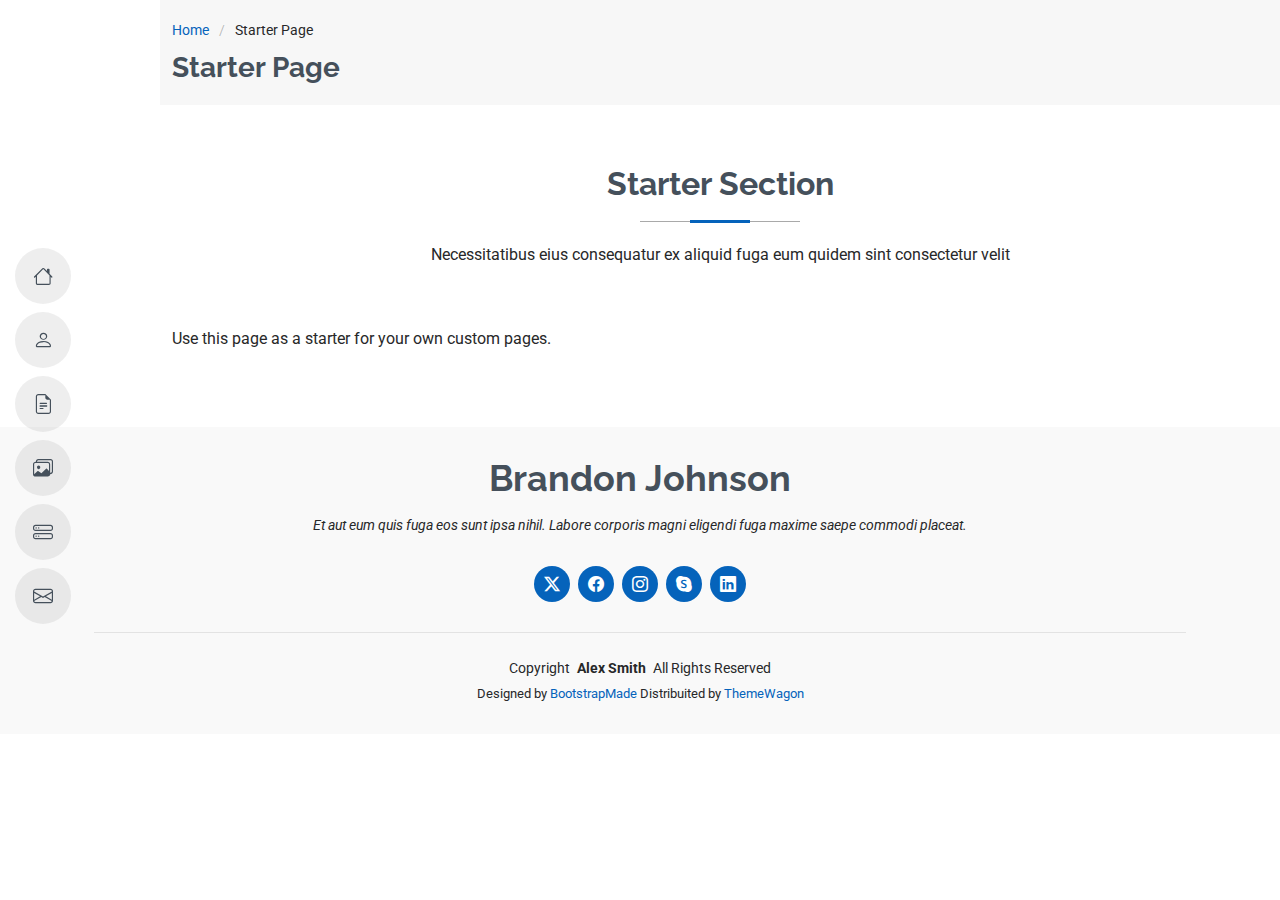
<file: starter-page.html>
<!DOCTYPE html>
<html lang="en">

<head>
  <meta charset="utf-8">
  <meta content="width=device-width, initial-scale=1.0" name="viewport">
  <title>Starter Page - MyResume Bootstrap Template</title>
  <meta content="" name="description">
  <meta content="" name="keywords">

  <!-- Favicons -->
  <link href="assets/img/favicon.png" rel="icon">
  <link href="assets/img/apple-touch-icon.png" rel="apple-touch-icon">

  <!-- Fonts -->
  <link href="https://fonts.googleapis.com" rel="preconnect">
  <link href="https://fonts.gstatic.com" rel="preconnect" crossorigin>
  <link href="https://fonts.googleapis.com/css2?family=Roboto:ital,wght@0,100;0,300;0,400;0,500;0,700;0,900;1,100;1,300;1,400;1,500;1,700;1,900&family=Poppins:ital,wght@0,100;0,200;0,300;0,400;0,500;0,600;0,700;0,800;0,900;1,100;1,200;1,300;1,400;1,500;1,600;1,700;1,800;1,900&family=Raleway:ital,wght@0,100;0,200;0,300;0,400;0,500;0,600;0,700;0,800;0,900;1,100;1,200;1,300;1,400;1,500;1,600;1,700;1,800;1,900&display=swap" rel="stylesheet">

  <!-- Vendor CSS Files -->
  <link href="assets/vendor/bootstrap/css/bootstrap.min.css" rel="stylesheet">
  <link href="assets/vendor/bootstrap-icons/bootstrap-icons.css" rel="stylesheet">
  <link href="assets/vendor/aos/aos.css" rel="stylesheet">
  <link href="assets/vendor/glightbox/css/glightbox.min.css" rel="stylesheet">
  <link href="assets/vendor/swiper/swiper-bundle.min.css" rel="stylesheet">

  <!-- Main CSS File -->
  <link href="assets/css/main.css" rel="stylesheet">

  <!-- =======================================================
  * Template Name: MyResume
  * Template URL: https://bootstrapmade.com/free-html-bootstrap-template-my-resume/
  * Updated: Jun 29 2024 with Bootstrap v5.3.3
  * Author: BootstrapMade.com
  * License: https://bootstrapmade.com/license/
  ======================================================== -->
</head>

<body class="starter-page-page">

  <header id="header" class="header d-flex flex-column justify-content-center">

    <i class="header-toggle d-xl-none bi bi-list"></i>

    <nav id="navmenu" class="navmenu">
      <ul>
        <li><a href="#hero"><i class="bi bi-house navicon"></i><span>Home</span></a></li>
        <li><a href="#about"><i class="bi bi-person navicon"></i><span>About</span></a></li>
        <li><a href="#resume"><i class="bi bi-file-earmark-text navicon"></i><span>Resume</span></a></li>
        <li><a href="#portfolio"><i class="bi bi-images navicon"></i><span>Portfolio</span></a></li>
        <li><a href="#services"><i class="bi bi-hdd-stack navicon"></i><span>Services</span></a></li>
        <li><a href="#contact"><i class="bi bi-envelope navicon"></i><span>Contact</span></a></li>
      </ul>
    </nav>

  </header>

  <main class="main">

    <!-- Page Title -->
    <div class="page-title" data-aos="fade">
      <div class="container">
        <nav class="breadcrumbs">
          <ol>
            <li><a href="index.html">Home</a></li>
            <li class="current">Starter Page</li>
          </ol>
        </nav>
        <h1>Starter Page</h1>
      </div>
    </div><!-- End Page Title -->

    <!-- Starter Section Section -->
    <section id="starter-section" class="starter-section section">

      <!-- Section Title -->
      <div class="container section-title" data-aos="fade-up">
        <h2>Starter Section</h2>
        <p>Necessitatibus eius consequatur ex aliquid fuga eum quidem sint consectetur velit</p>
      </div><!-- End Section Title -->

      <div class="container" data-aos="fade-up">
        <p>Use this page as a starter for your own custom pages.</p>
      </div>

    </section><!-- /Starter Section Section -->

  </main>

  <footer id="footer" class="footer position-relative light-background">
    <div class="container">
      <h3 class="sitename">Brandon Johnson</h3>
      <p>Et aut eum quis fuga eos sunt ipsa nihil. Labore corporis magni eligendi fuga maxime saepe commodi placeat.</p>
      <div class="social-links d-flex justify-content-center">
        <a href=""><i class="bi bi-twitter-x"></i></a>
        <a href=""><i class="bi bi-facebook"></i></a>
        <a href=""><i class="bi bi-instagram"></i></a>
        <a href=""><i class="bi bi-skype"></i></a>
        <a href=""><i class="bi bi-linkedin"></i></a>
      </div>
      <div class="container">
        <div class="copyright">
          <span>Copyright</span> <strong class="px-1 sitename">Alex Smith</strong> <span>All Rights Reserved</span>
        </div>
        <div class="credits">
          <!-- All the links in the footer should remain intact. -->
          <!-- You can delete the links only if you've purchased the pro version. -->
          <!-- Licensing information: https://bootstrapmade.com/license/ -->
          <!-- Purchase the pro version with working PHP/AJAX contact form: [buy-url] -->
          Designed by <a href="https://bootstrapmade.com/">BootstrapMade</a> Distribuited by <a href="https://themewagon.com">ThemeWagon</a>
        </div>
      </div>
    </div>
  </footer>

  <!-- Scroll Top -->
  <a href="#" id="scroll-top" class="scroll-top d-flex align-items-center justify-content-center"><i class="bi bi-arrow-up-short"></i></a>

  <!-- Preloader -->
  <div id="preloader"></div>

  <!-- Vendor JS Files -->
  <script src="assets/vendor/bootstrap/js/bootstrap.bundle.min.js"></script>
  <script src="assets/vendor/php-email-form/validate.js"></script>
  <script src="assets/vendor/aos/aos.js"></script>
  <script src="assets/vendor/typed.js/typed.umd.js"></script>
  <script src="assets/vendor/purecounter/purecounter_vanilla.js"></script>
  <script src="assets/vendor/waypoints/noframework.waypoints.js"></script>
  <script src="assets/vendor/glightbox/js/glightbox.min.js"></script>
  <script src="assets/vendor/imagesloaded/imagesloaded.pkgd.min.js"></script>
  <script src="assets/vendor/isotope-layout/isotope.pkgd.min.js"></script>
  <script src="assets/vendor/swiper/swiper-bundle.min.js"></script>

  <!-- Main JS File -->
  <script src="assets/js/main.js"></script>

</body>

</html>
</file>
<file: assets/css/main.css>
/**
* Template Name: MyResume
* Template URL: https://bootstrapmade.com/free-html-bootstrap-template-my-resume/
* Updated: Jun 29 2024 with Bootstrap v5.3.3
* Author: BootstrapMade.com
* License: https://bootstrapmade.com/license/
*/

/*--------------------------------------------------------------
# Font & Color Variables
# Help: https://bootstrapmade.com/color-system/
--------------------------------------------------------------*/
/* Fonts */
:root {
  --default-font: "Roboto",  system-ui, -apple-system, "Segoe UI", Roboto, "Helvetica Neue", Arial, "Noto Sans", "Liberation Sans", sans-serif, "Apple Color Emoji", "Segoe UI Emoji", "Segoe UI Symbol", "Noto Color Emoji";
  --heading-font: "Raleway",  sans-serif;
  --nav-font: "Poppins",  sans-serif;
}

/* Global Colors - The following color variables are used throughout the website. Updating them here will change the color scheme of the entire website */
:root { 
  --background-color: #ffffff; /* Background color for the entire website, including individual sections */
  --default-color: #272829; /* Default color used for the majority of the text content across the entire website */
  --heading-color: #45505b; /* Color for headings, subheadings and title throughout the website */
  --accent-color: #0563bb; /* Accent color that represents your brand on the website. It's used for buttons, links, and other elements that need to stand out */
  --surface-color: #ffffff; /* The surface color is used as a background of boxed elements within sections, such as cards, icon boxes, or other elements that require a visual separation from the global background. */
  --contrast-color: #ffffff; /* Contrast color for text, ensuring readability against backgrounds of accent, heading, or default colors. */
}

/* Nav Menu Colors - The following color variables are used specifically for the navigation menu. They are separate from the global colors to allow for more customization options */
:root {
  --nav-color: #45505b;  /* The default color of the main navmenu links */
  --nav-hover-color: #0563bb; /* Applied to main navmenu links when they are hovered over or active */
  --nav-mobile-background-color: #ffffff; /* Used as the background color for mobile navigation menu */
  --nav-dropdown-background-color: #ffffff; /* Used as the background color for dropdown items that appear when hovering over primary navigation items */
  --nav-dropdown-color: #212529; /* Used for navigation links of the dropdown items in the navigation menu. */
  --nav-dropdown-hover-color: #0563bb; /* Similar to --nav-hover-color, this color is applied to dropdown navigation links when they are hovered over. */
}

/* Color Presets - These classes override global colors when applied to any section or element, providing reuse of the sam color scheme. */

.light-background {
  --background-color: #f9f9f9;
  --surface-color: #ffffff;
}

.dark-background {
  --background-color: #060606;
  --default-color: #ffffff;
  --heading-color: #ffffff;
  --surface-color: #252525;
  --contrast-color: #ffffff;
}

/* Smooth scroll */
:root {
  scroll-behavior: smooth;
}

/*--------------------------------------------------------------
# General Styling & Shared Classes
--------------------------------------------------------------*/
body {
  color: var(--default-color);
  background-color: var(--background-color);
  font-family: var(--default-font);
}

a {
  color: var(--accent-color);
  text-decoration: none;
  transition: 0.3s;
}

a:hover {
  color: color-mix(in srgb, var(--accent-color), transparent 25%);
  text-decoration: none;
}

h1,
h2,
h3,
h4,
h5,
h6 {
  color: var(--heading-color);
  font-family: var(--heading-font);
}

/* PHP Email Form Messages
------------------------------*/
.php-email-form .error-message {
  display: none;
  background: #df1529;
  color: #ffffff;
  text-align: left;
  padding: 15px;
  margin-bottom: 24px;
  font-weight: 600;
}

.php-email-form .sent-message {
  display: none;
  color: #ffffff;
  background: #059652;
  text-align: center;
  padding: 15px;
  margin-bottom: 24px;
  font-weight: 600;
}

.php-email-form .loading {
  display: none;
  background: var(--surface-color);
  text-align: center;
  padding: 15px;
  margin-bottom: 24px;
}

.php-email-form .loading:before {
  content: "";
  display: inline-block;
  border-radius: 50%;
  width: 24px;
  height: 24px;
  margin: 0 10px -6px 0;
  border: 3px solid var(--accent-color);
  border-top-color: var(--surface-color);
  animation: php-email-form-loading 1s linear infinite;
}

@keyframes php-email-form-loading {
  0% {
    transform: rotate(0deg);
  }

  100% {
    transform: rotate(360deg);
  }
}

/*--------------------------------------------------------------
# Global Header
--------------------------------------------------------------*/
.header {
  color: var(--default-color);
  position: fixed;
  top: 0;
  left: 0;
  bottom: 0;
  padding: 0 15px;
  transition: all ease-in-out 0.3s;
  overflow-y: auto;
  z-index: 997;
  min-width: 200px;
}

@media (max-width: 1199px) {
  .header {
    background-color: var(--background-color);
    border-right: 1px solid color-mix(in srgb, var(--default-color), transparent 90%);
    width: 300px;
    left: -100%;
  }
}

@media (min-width: 1200px) and (max-width: 1600px) {
  .header~main {
    margin-left: 160px;
  }

  .header~main .hero {
    margin-left: -160px;
    width: 100vw;
  }
}

.header.header-show {
  left: 0;
}

.header .header-toggle {
  color: var(--contrast-color);
  background-color: var(--accent-color);
  font-size: 22px;
  display: flex;
  align-items: center;
  justify-content: center;
  width: 40px;
  height: 40px;
  border-radius: 50%;
  cursor: pointer;
  position: fixed;
  top: 15px;
  right: 15px;
  z-index: 9999;
  transition: background-color 0.3s;
}

.header .header-toggle:hover {
  color: var(--contrast-color);
  background-color: color-mix(in srgb, var(--accent-color) 90%, white 15%);
}

/*--------------------------------------------------------------
# Navigation Menu
--------------------------------------------------------------*/
.navmenu {
  padding: 0;
  z-index: 9997;
}

.navmenu ul {
  list-style: none;
  padding: 0 0 20px 0;
  margin: 0;
  width: 140px;
}

.navmenu a,
.navmenu a:focus {
  color: var(--nav-color);
  font-family: var(--nav-font);
  display: flex;
  align-items: center;
  padding: 10px 18px;
  margin-bottom: 8px;
  font-size: 15px;
  border-radius: 50px;
  background: color-mix(in srgb, var(--default-color), transparent 92%);
  height: 56px;
  width: 100%;
  overflow: hidden;
  transition: 0.3s;
}

.navmenu a i,
.navmenu a:focus i {
  font-size: 20px;
}

.navmenu a span,
.navmenu a:focus span {
  padding: 0 5px 0 7px;
}

@media (min-width: 992px) {

  .navmenu a,
  .navmenu a:focus {
    max-width: 56px;
  }

  .navmenu a span,
  .navmenu a:focus span {
    display: none;
  }
}

.navmenu a:hover,
.navmenu .active,
.navmenu .active:focus,
.navmenu li:hover>a {
  color: var(--contrast-color);
  background: var(--nav-hover-color);
}

.navmenu a:hover,
.navmenu li:hover>a {
  max-width: 100%;
  color: var(--contrast-color);
}

.navmenu a:hover span,
.navmenu li:hover>a span {
  display: block;
}

/*--------------------------------------------------------------
# Global Footer
--------------------------------------------------------------*/
.footer {
  color: var(--default-color);
  background-color: var(--background-color);
  font-size: 14px;
  text-align: center;
  padding: 30px 0;
  position: relative;
}

.footer h3 {
  font-size: 36px;
  font-weight: 700;
  position: relative;
  padding: 0;
  margin: 0 0 15px 0;
}

.footer p {
  font-size: 15;
  font-style: italic;
  padding: 0;
  margin: 0 0 30px 0;
}

.footer .social-links {
  margin: 0 0 30px 0;
}

.footer .social-links a {
  font-size: 16px;
  display: flex;
  align-items: center;
  justify-content: center;
  background: var(--accent-color);
  color: var(--contrast-color);
  line-height: 1;
  margin: 0 4px;
  border-radius: 50%;
  text-align: center;
  width: 36px;
  height: 36px;
  transition: 0.3s;
}

.footer .social-links a:hover {
  background: color-mix(in srgb, var(--accent-color), transparent 20%);
  text-decoration: none;
}

.footer .copyright {
  padding-top: 25px;
  border-top: 1px solid color-mix(in srgb, var(--default-color), transparent 90%);
}

.footer .credits {
  font-size: 13px;
  padding-top: 5px;
}

/*--------------------------------------------------------------
# Preloader
--------------------------------------------------------------*/
#preloader {
  position: fixed;
  inset: 0;
  z-index: 999999;
  overflow: hidden;
  background: var(--background-color);
  transition: all 0.6s ease-out;
}

#preloader:before {
  content: "";
  position: fixed;
  top: calc(50% - 30px);
  left: calc(50% - 30px);
  border: 6px solid #ffffff;
  border-color: var(--accent-color) transparent var(--accent-color) transparent;
  border-radius: 50%;
  width: 60px;
  height: 60px;
  animation: animate-preloader 1.5s linear infinite;
}

@keyframes animate-preloader {
  0% {
    transform: rotate(0deg);
  }

  100% {
    transform: rotate(360deg);
  }
}

/*--------------------------------------------------------------
# Scroll Top Button
--------------------------------------------------------------*/
.scroll-top {
  position: fixed;
  visibility: hidden;
  opacity: 0;
  right: 15px;
  bottom: -15px;
  z-index: 99999;
  background-color: var(--accent-color);
  width: 44px;
  height: 44px;
  border-radius: 50px;
  transition: all 0.4s;
}

.scroll-top i {
  font-size: 24px;
  color: var(--contrast-color);
  line-height: 0;
}

.scroll-top:hover {
  background-color: color-mix(in srgb, var(--accent-color), transparent 20%);
  color: var(--contrast-color);
}

.scroll-top.active {
  visibility: visible;
  opacity: 1;
  bottom: 15px;
}

/*--------------------------------------------------------------
# Disable aos animation delay on mobile devices
--------------------------------------------------------------*/
@media screen and (max-width: 768px) {
  [data-aos-delay] {
    transition-delay: 0 !important;
  }
}

/*--------------------------------------------------------------
# Global Page Titles & Breadcrumbs
--------------------------------------------------------------*/
.page-title {
  --background-color: color-mix(in srgb, var(--default-color), transparent 96%);
  color: var(--default-color);
  background-color: var(--background-color);
  padding: 20px 0;
  position: relative;
}

.page-title h1 {
  font-size: 28px;
  font-weight: 700;
  margin: 0;
}

.page-title .breadcrumbs ol {
  display: flex;
  flex-wrap: wrap;
  list-style: none;
  padding: 0 0 10px 0;
  margin: 0;
  font-size: 14px;
  font-weight: 400;
}

.page-title .breadcrumbs ol li+li {
  padding-left: 10px;
}

.page-title .breadcrumbs ol li+li::before {
  content: "/";
  display: inline-block;
  padding-right: 10px;
  color: color-mix(in srgb, var(--default-color), transparent 70%);
}

/*--------------------------------------------------------------
# Global Sections
--------------------------------------------------------------*/
section,
.section {
  color: var(--default-color);
  background-color: var(--background-color);
  padding: 60px 0;
  overflow: clip;
}

/*--------------------------------------------------------------
# Global Section Titles
--------------------------------------------------------------*/
.section-title {
  text-align: center;
  padding-bottom: 60px;
  position: relative;
}

.section-title h2 {
  font-size: 32px;
  font-weight: 700;
  margin-bottom: 20px;
  padding-bottom: 20px;
  position: relative;
}

.section-title h2:before {
  content: "";
  position: absolute;
  display: block;
  width: 160px;
  height: 1px;
  background: color-mix(in srgb, var(--default-color), transparent 60%);
  left: 0;
  right: 0;
  bottom: 1px;
  margin: auto;
}

.section-title h2::after {
  content: "";
  position: absolute;
  display: block;
  width: 60px;
  height: 3px;
  background: var(--accent-color);
  left: 0;
  right: 0;
  bottom: 0;
  margin: auto;
}

.section-title p {
  margin-bottom: 0;
}

/*--------------------------------------------------------------
# Hero Section
--------------------------------------------------------------*/
.hero {
  width: 100%;
  min-height: 100vh;
  position: relative;
  padding: 80px 0;
  display: flex;
  align-items: center;
  justify-content: center;
}

.hero img {
  position: absolute;
  inset: 0;
  display: block;
  width: 100%;
  height: 100%;
  object-fit: cover;
  z-index: 1;
}

.hero:before {
  content: "";
  background: color-mix(in srgb, var(--background-color), transparent 30%);
  position: absolute;
  inset: 0;
  z-index: 2;
}

.hero .container {
  position: relative;
  z-index: 3;
}

.hero h2 {
  margin: 0;
  font-size: 64px;
  font-weight: 700;
}

.hero p {
  margin: 5px 0 0 0;
  font-size: 26px;
}

.hero p span {
  letter-spacing: 1px;
  border-bottom: 2px solid var(--accent-color);
}

.hero .social-links {
  margin-top: 25px;
}

.hero .social-links a {
  font-size: 20px;
  display: inline-block;
  color: color-mix(in srgb, var(--default-color), transparent 30%);
  line-height: 1;
  margin-right: 20px;
  transition: 0.3s;
}

.hero .social-links a:hover {
  color: var(--accent-color);
}

@media (max-width: 768px) {
  .hero h2 {
    font-size: 32px;
  }

  .hero p {
    font-size: 20px;
  }
}

/*--------------------------------------------------------------
# About Section
--------------------------------------------------------------*/
.about .content h2 {
  font-weight: 700;
  font-size: 24px;
}

.about .content ul {
  list-style: none;
  padding: 0;
}

.about .content ul li {
  margin-bottom: 20px;
  display: flex;
  align-items: center;
}

.about .content ul strong {
  margin-right: 10px;
}

.about .content ul i {
  font-size: 16px;
  margin-right: 5px;
  color: var(--accent-color);
  line-height: 0;
}

/*--------------------------------------------------------------
# Stats Section
--------------------------------------------------------------*/
.stats i {
  background-color: var(--accent-color);
  color: var(--contrast-color);
  width: 54px;
  height: 54px;
  font-size: 24px;
  border-radius: 50px;
  display: inline-flex;
  align-items: center;
  justify-content: center;
  position: relative;
  z-index: 1;
}

.stats .stats-item {
  margin-top: 10px;
  width: 100%;
  position: relative;
  text-align: center;
  z-index: 0;
}

.stats .stats-item span {
  font-size: 36px;
  display: block;
  font-weight: 700;
  color: color-mix(in srgb, var(--default-color), transparent 20%);
}

.stats .stats-item p {
  padding: 0;
  margin: 0;
  color: color-mix(in srgb, var(--default-color), transparent 50%);
  font-size: 16px;
}

/*--------------------------------------------------------------
# Skills Section
--------------------------------------------------------------*/
.skills .progress {
  height: 60px;
  display: block;
  background: none;
  border-radius: 0;
}

.skills .progress .skill {
  color: var(--heading-color);
  padding: 0;
  margin: 0 0 6px 0;
  text-transform: uppercase;
  display: block;
  font-weight: 600;
  font-family: var(--heading-font);
}

.skills .progress .skill .val {
  float: right;
  font-style: normal;
}

.skills .progress-bar-wrap {
  background: color-mix(in srgb, var(--default-color), transparent 90%);
  height: 10px;
}

.skills .progress-bar {
  width: 1px;
  height: 10px;
  transition: 0.9s;
  background-color: var(--accent-color);
}

/*--------------------------------------------------------------
# Resume Section
--------------------------------------------------------------*/
.resume .resume-title {
  color: var(--heading-color);
  font-size: 26px;
  font-weight: 700;
  margin-top: 20px;
  margin-bottom: 20px;
}

.resume .resume-item {
  padding: 0 0 20px 20px;
  margin-top: -2px;
  border-left: 2px solid var(--accent-color);
  position: relative;
}

.resume .resume-item h4 {
  line-height: 18px;
  font-size: 18px;
  font-weight: 600;
  text-transform: uppercase;
  color: color-mix(in srgb, var(--default-color), transparent 20%);
  margin-bottom: 10px;
}

.resume .resume-item h5 {
  font-size: 16px;
  padding: 5px 15px;
  display: inline-block;
  font-weight: 600;
  margin-bottom: 10px;
}

.resume .resume-item ul {
  padding-left: 20px;
}

.resume .resume-item ul li {
  padding-bottom: 10px;
}

.resume .resume-item:last-child {
  padding-bottom: 0;
}

.resume .resume-item::before {
  content: "";
  position: absolute;
  width: 16px;
  height: 16px;
  border-radius: 50px;
  left: -9px;
  top: 0;
  background: var(--background-color);
  border: 2px solid var(--accent-color);
}

/*--------------------------------------------------------------
# Portfolio Section
--------------------------------------------------------------*/
.portfolio .portfolio-filters {
  padding: 0;
  margin: 0 auto 20px auto;
  list-style: none;
  text-align: center;
}

.portfolio .portfolio-filters li {
  cursor: pointer;
  display: inline-block;
  padding: 8px 20px 10px 20px;
  margin: 0;
  font-size: 15px;
  font-weight: 500;
  line-height: 1;
  margin-bottom: 5px;
  border-radius: 50px;
  transition: all 0.3s ease-in-out;
  font-family: var(--heading-font);
}

.portfolio .portfolio-filters li:hover,
.portfolio .portfolio-filters li.filter-active {
  color: var(--contrast-color);
  background-color: var(--accent-color);
}

.portfolio .portfolio-filters li:first-child {
  margin-left: 0;
}

.portfolio .portfolio-filters li:last-child {
  margin-right: 0;
}

@media (max-width: 575px) {
  .portfolio .portfolio-filters li {
    font-size: 14px;
    margin: 0 0 10px 0;
  }
}

.portfolio .portfolio-item {
  position: relative;
  overflow: hidden;
}

.portfolio .portfolio-item .portfolio-info {
  opacity: 0;
  position: absolute;
  left: 12px;
  right: 12px;
  bottom: -100%;
  z-index: 3;
  transition: all ease-in-out 0.5s;
  background: color-mix(in srgb, var(--background-color), transparent 10%);
  padding: 15px;
}

.portfolio .portfolio-item .portfolio-info h4 {
  font-size: 18px;
  font-weight: 600;
  padding-right: 50px;
}

.portfolio .portfolio-item .portfolio-info p {
  color: color-mix(in srgb, var(--default-color), transparent 30%);
  font-size: 14px;
  margin-bottom: 0;
  padding-right: 50px;
}

.portfolio .portfolio-item .portfolio-info .preview-link,
.portfolio .portfolio-item .portfolio-info .details-link {
  position: absolute;
  right: 50px;
  font-size: 24px;
  top: calc(50% - 14px);
  color: color-mix(in srgb, var(--default-color), transparent 30%);
  transition: 0.3s;
  line-height: 0;
}

.portfolio .portfolio-item .portfolio-info .preview-link:hover,
.portfolio .portfolio-item .portfolio-info .details-link:hover {
  color: var(--accent-color);
}

.portfolio .portfolio-item .portfolio-info .details-link {
  right: 14px;
  font-size: 28px;
}

.portfolio .portfolio-item:hover .portfolio-info {
  opacity: 1;
  bottom: 0;
}

/*--------------------------------------------------------------
# Services Section
--------------------------------------------------------------*/
.services .service-item {
  background-color: var(--surface-color);
  box-shadow: 0px 5px 90px 0px rgba(0, 0, 0, 0.1);
  height: 100%;
  padding: 60px 30px;
  text-align: center;
  transition: 0.3s;
  border-radius: 5px;
}

.services .service-item .icon {
  margin: 0 auto;
  width: 100px;
  height: 100px;
  display: flex;
  align-items: center;
  justify-content: center;
  transition: ease-in-out 0.3s;
  position: relative;
}

.services .service-item .icon i {
  font-size: 36px;
  transition: 0.5s;
  position: relative;
}

.services .service-item .icon svg {
  position: absolute;
  top: 0;
  left: 0;
}

.services .service-item .icon svg path {
  transition: 0.5s;
  fill: color-mix(in srgb, var(--default-color), transparent 95%);
}

.services .service-item h3 {
  font-weight: 700;
  margin: 10px 0 15px 0;
  font-size: 22px;
}

.services .service-item p {
  line-height: 24px;
  font-size: 14px;
  margin-bottom: 0;
}

.services .service-item:hover {
  box-shadow: 0px 5px 35px 0px rgba(0, 0, 0, 0.1);
}

.services .service-item.item-cyan i {
  color: #0dcaf0;
}

.services .service-item.item-cyan:hover .icon i {
  color: #fff;
}

.services .service-item.item-cyan:hover .icon path {
  fill: #0dcaf0;
}

.services .service-item.item-orange i {
  color: #fd7e14;
}

.services .service-item.item-orange:hover .icon i {
  color: #fff;
}

.services .service-item.item-orange:hover .icon path {
  fill: #fd7e14;
}

.services .service-item.item-teal i {
  color: #20c997;
}

.services .service-item.item-teal:hover .icon i {
  color: #fff;
}

.services .service-item.item-teal:hover .icon path {
  fill: #20c997;
}

.services .service-item.item-red i {
  color: #df1529;
}

.services .service-item.item-red:hover .icon i {
  color: #fff;
}

.services .service-item.item-red:hover .icon path {
  fill: #df1529;
}

.services .service-item.item-indigo i {
  color: #6610f2;
}

.services .service-item.item-indigo:hover .icon i {
  color: #fff;
}

.services .service-item.item-indigo:hover .icon path {
  fill: #6610f2;
}

.services .service-item.item-pink i {
  color: #f3268c;
}

.services .service-item.item-pink:hover .icon i {
  color: #fff;
}

.services .service-item.item-pink:hover .icon path {
  fill: #f3268c;
}

/*--------------------------------------------------------------
# Testimonials Section
--------------------------------------------------------------*/
.testimonials .testimonials-carousel,
.testimonials .testimonials-slider {
  overflow: hidden;
}

.testimonials .testimonial-item .testimonial-content {
  border-left: 3px solid var(--accent-color);
  padding-left: 30px;
}

.testimonials .testimonial-item .testimonial-img {
  border-radius: 50%;
  border: 4px solid var(--background-color);
  margin: 0 auto;
}

.testimonials .testimonial-item h3 {
  font-size: 20px;
  font-weight: bold;
  margin: 10px 0 5px 0;
}

.testimonials .testimonial-item h4 {
  font-size: 14px;
  color: color-mix(in srgb, var(--default-color), transparent 40%);
  margin: 0 0 10px 0;
}

.testimonials .testimonial-item .stars i {
  color: #ffc107;
  margin: 0 1px;
}

.testimonials .testimonial-item .quote-icon-left,
.testimonials .testimonial-item .quote-icon-right {
  color: color-mix(in srgb, var(--accent-color), transparent 50%);
  font-size: 26px;
  line-height: 0;
}

.testimonials .testimonial-item .quote-icon-left {
  display: inline-block;
  left: -5px;
  position: relative;
}

.testimonials .testimonial-item .quote-icon-right {
  display: inline-block;
  right: -5px;
  position: relative;
  top: 10px;
  transform: scale(-1, -1);
}

.testimonials .testimonial-item p {
  font-style: italic;
}

.testimonials .swiper-wrapper {
  height: auto;
}

.testimonials .swiper-pagination {
  margin-top: 30px;
  position: relative;
}

.testimonials .swiper-pagination .swiper-pagination-bullet {
  width: 12px;
  height: 12px;
  background-color: color-mix(in srgb, var(--default-color), transparent 85%);
  opacity: 1;
}

.testimonials .swiper-pagination .swiper-pagination-bullet-active {
  background-color: var(--accent-color);
}

/*--------------------------------------------------------------
# Contact Section
--------------------------------------------------------------*/
.contact .info-item+.info-item {
  margin-top: 40px;
}

.contact .info-item i {
  color: var(--accent-color);
  background: color-mix(in srgb, var(--accent-color), transparent 92%);
  font-size: 20px;
  width: 44px;
  height: 44px;
  display: flex;
  justify-content: center;
  align-items: center;
  border-radius: 50px;
  transition: all 0.3s ease-in-out;
  margin-right: 15px;
}

.contact .info-item h3 {
  padding: 0;
  font-size: 18px;
  font-weight: 700;
  margin-bottom: 5px;
}

.contact .info-item p {
  padding: 0;
  margin-bottom: 0;
  font-size: 14px;
}

.contact .info-item:hover i {
  background: var(--accent-color);
  color: var(--contrast-color);
}

.contact .php-email-form {
  height: 100%;
}

.contact .php-email-form input[type=text],
.contact .php-email-form input[type=email],
.contact .php-email-form textarea {
  font-size: 14px;
  padding: 10px 15px;
  box-shadow: none;
  border-radius: 0;
  color: var(--default-color);
  background-color: color-mix(in srgb, var(--background-color), transparent 50%);
  border-color: color-mix(in srgb, var(--default-color), transparent 80%);
}

.contact .php-email-form input[type=text]:focus,
.contact .php-email-form input[type=email]:focus,
.contact .php-email-form textarea:focus {
  border-color: var(--accent-color);
}

.contact .php-email-form input[type=text]::placeholder,
.contact .php-email-form input[type=email]::placeholder,
.contact .php-email-form textarea::placeholder {
  color: color-mix(in srgb, var(--default-color), transparent 70%);
}

.contact .php-email-form button[type=submit] {
  color: var(--contrast-color);
  background: var(--accent-color);
  border: 0;
  padding: 10px 30px;
  transition: 0.4s;
  border-radius: 50px;
}

.contact .php-email-form button[type=submit]:hover {
  background: color-mix(in srgb, var(--accent-color), transparent 25%);
}

/*--------------------------------------------------------------
# Portfolio Details Section
--------------------------------------------------------------*/
.portfolio-details .portfolio-details-slider img {
  width: 100%;
}

.portfolio-details .swiper-wrapper {
  height: auto;
}

.portfolio-details .swiper-button-prev,
.portfolio-details .swiper-button-next {
  width: 48px;
  height: 48px;
}

.portfolio-details .swiper-button-prev:after,
.portfolio-details .swiper-button-next:after {
  color: rgba(255, 255, 255, 0.8);
  background-color: rgba(0, 0, 0, 0.15);
  font-size: 24px;
  border-radius: 50%;
  width: 48px;
  height: 48px;
  display: flex;
  align-items: center;
  justify-content: center;
  transition: 0.3s;
}

.portfolio-details .swiper-button-prev:hover:after,
.portfolio-details .swiper-button-next:hover:after {
  background-color: rgba(0, 0, 0, 0.3);
}

@media (max-width: 575px) {

  .portfolio-details .swiper-button-prev,
  .portfolio-details .swiper-button-next {
    display: none;
  }
}

.portfolio-details .swiper-pagination {
  margin-top: 20px;
  position: relative;
}

.portfolio-details .swiper-pagination .swiper-pagination-bullet {
  width: 10px;
  height: 10px;
  background-color: color-mix(in srgb, var(--default-color), transparent 85%);
  opacity: 1;
}

.portfolio-details .swiper-pagination .swiper-pagination-bullet-active {
  background-color: var(--accent-color);
}

.portfolio-details .portfolio-info h3 {
  font-size: 22px;
  font-weight: 700;
  margin-bottom: 20px;
  padding-bottom: 20px;
  position: relative;
}

.portfolio-details .portfolio-info h3:after {
  content: "";
  position: absolute;
  display: block;
  width: 50px;
  height: 3px;
  background: var(--accent-color);
  left: 0;
  bottom: 0;
}

.portfolio-details .portfolio-info ul {
  list-style: none;
  padding: 0;
  font-size: 15px;
}

.portfolio-details .portfolio-info ul li {
  display: flex;
  flex-direction: column;
  padding-bottom: 15px;
}

.portfolio-details .portfolio-info ul strong {
  text-transform: uppercase;
  font-weight: 400;
  color: color-mix(in srgb, var(--default-color), transparent 50%);
  font-size: 14px;
}

.portfolio-details .portfolio-info .btn-visit {
  padding: 8px 40px;
  background: var(--accent-color);
  color: var(--contrast-color);
  border-radius: 50px;
  transition: 0.3s;
}

.portfolio-details .portfolio-info .btn-visit:hover {
  background: color-mix(in srgb, var(--accent-color), transparent 20%);
}

.portfolio-details .portfolio-description h2 {
  font-size: 26px;
  font-weight: 700;
  margin-bottom: 20px;
}

.portfolio-details .portfolio-description p {
  padding: 0;
}

.portfolio-details .portfolio-description .testimonial-item {
  padding: 30px 30px 0 30px;
  position: relative;
  background: color-mix(in srgb, var(--default-color), transparent 97%);
  margin-bottom: 50px;
}

.portfolio-details .portfolio-description .testimonial-item .testimonial-img {
  width: 90px;
  border-radius: 50px;
  border: 6px solid var(--background-color);
  float: left;
  margin: 0 10px 0 0;
}

.portfolio-details .portfolio-description .testimonial-item h3 {
  font-size: 18px;
  font-weight: bold;
  margin: 15px 0 5px 0;
  padding-top: 20px;
}

.portfolio-details .portfolio-description .testimonial-item h4 {
  font-size: 14px;
  color: #6c757d;
  margin: 0;
}

.portfolio-details .portfolio-description .testimonial-item .quote-icon-left,
.portfolio-details .portfolio-description .testimonial-item .quote-icon-right {
  color: color-mix(in srgb, var(--accent-color), transparent 50%);
  font-size: 26px;
  line-height: 0;
}

.portfolio-details .portfolio-description .testimonial-item .quote-icon-left {
  display: inline-block;
  left: -5px;
  position: relative;
}

.portfolio-details .portfolio-description .testimonial-item .quote-icon-right {
  display: inline-block;
  right: -5px;
  position: relative;
  top: 10px;
  transform: scale(-1, -1);
}

.portfolio-details .portfolio-description .testimonial-item p {
  font-style: italic;
  margin: 0 0 15px 0 0 0;
  padding: 0;
}

/*--------------------------------------------------------------
# Service Details Section
--------------------------------------------------------------*/
.service-details .service-box {
  padding: 20px;
  box-shadow: 0px 2px 20px rgba(0, 0, 0, 0.1);
}

.service-details .service-box+.service-box {
  margin-top: 30px;
}

.service-details .service-box h4 {
  font-size: 20px;
  font-weight: 700;
  border-bottom: 2px solid color-mix(in srgb, var(--default-color), transparent 92%);
  padding-bottom: 15px;
  margin-bottom: 15px;
}

.service-details .services-list a {
  color: color-mix(in srgb, var(--default-color), transparent 20%);
  background-color: color-mix(in srgb, var(--default-color), transparent 96%);
  display: flex;
  align-items: center;
  padding: 12px 15px;
  margin-top: 15px;
  transition: 0.3s;
}

.service-details .services-list a:first-child {
  margin-top: 0;
}

.service-details .services-list a i {
  font-size: 16px;
  margin-right: 8px;
  color: var(--accent-color);
}

.service-details .services-list a.active {
  color: var(--contrast-color);
  background-color: var(--accent-color);
}

.service-details .services-list a.active i {
  color: var(--contrast-color);
}

.service-details .services-list a:hover {
  background-color: color-mix(in srgb, var(--accent-color), transparent 95%);
  color: var(--accent-color);
}

.service-details .download-catalog a {
  color: var(--default-color);
  display: flex;
  align-items: center;
  padding: 10px 0;
  transition: 0.3s;
  border-top: 1px solid color-mix(in srgb, var(--default-color), transparent 90%);
}

.service-details .download-catalog a:first-child {
  border-top: 0;
  padding-top: 0;
}

.service-details .download-catalog a:last-child {
  padding-bottom: 0;
}

.service-details .download-catalog a i {
  font-size: 24px;
  margin-right: 8px;
  color: var(--accent-color);
}

.service-details .download-catalog a:hover {
  color: var(--accent-color);
}

.service-details .help-box {
  background-color: var(--accent-color);
  color: var(--contrast-color);
  margin-top: 30px;
  padding: 30px 15px;
}

.service-details .help-box .help-icon {
  font-size: 48px;
}

.service-details .help-box h4,
.service-details .help-box a {
  color: var(--contrast-color);
}

.service-details .services-img {
  margin-bottom: 20px;
}

.service-details h3 {
  font-size: 26px;
  font-weight: 700;
}

.service-details p {
  font-size: 15px;
}

.service-details ul {
  list-style: none;
  padding: 0;
  font-size: 15px;
}

.service-details ul li {
  padding: 5px 0;
  display: flex;
  align-items: center;
}

.service-details ul i {
  font-size: 20px;
  margin-right: 8px;
  color: var(--accent-color);
}

/*--------------------------------------------------------------
# Starter Section Section
--------------------------------------------------------------*/
.starter-section {
  /* Add your styles here */
}
</file>
